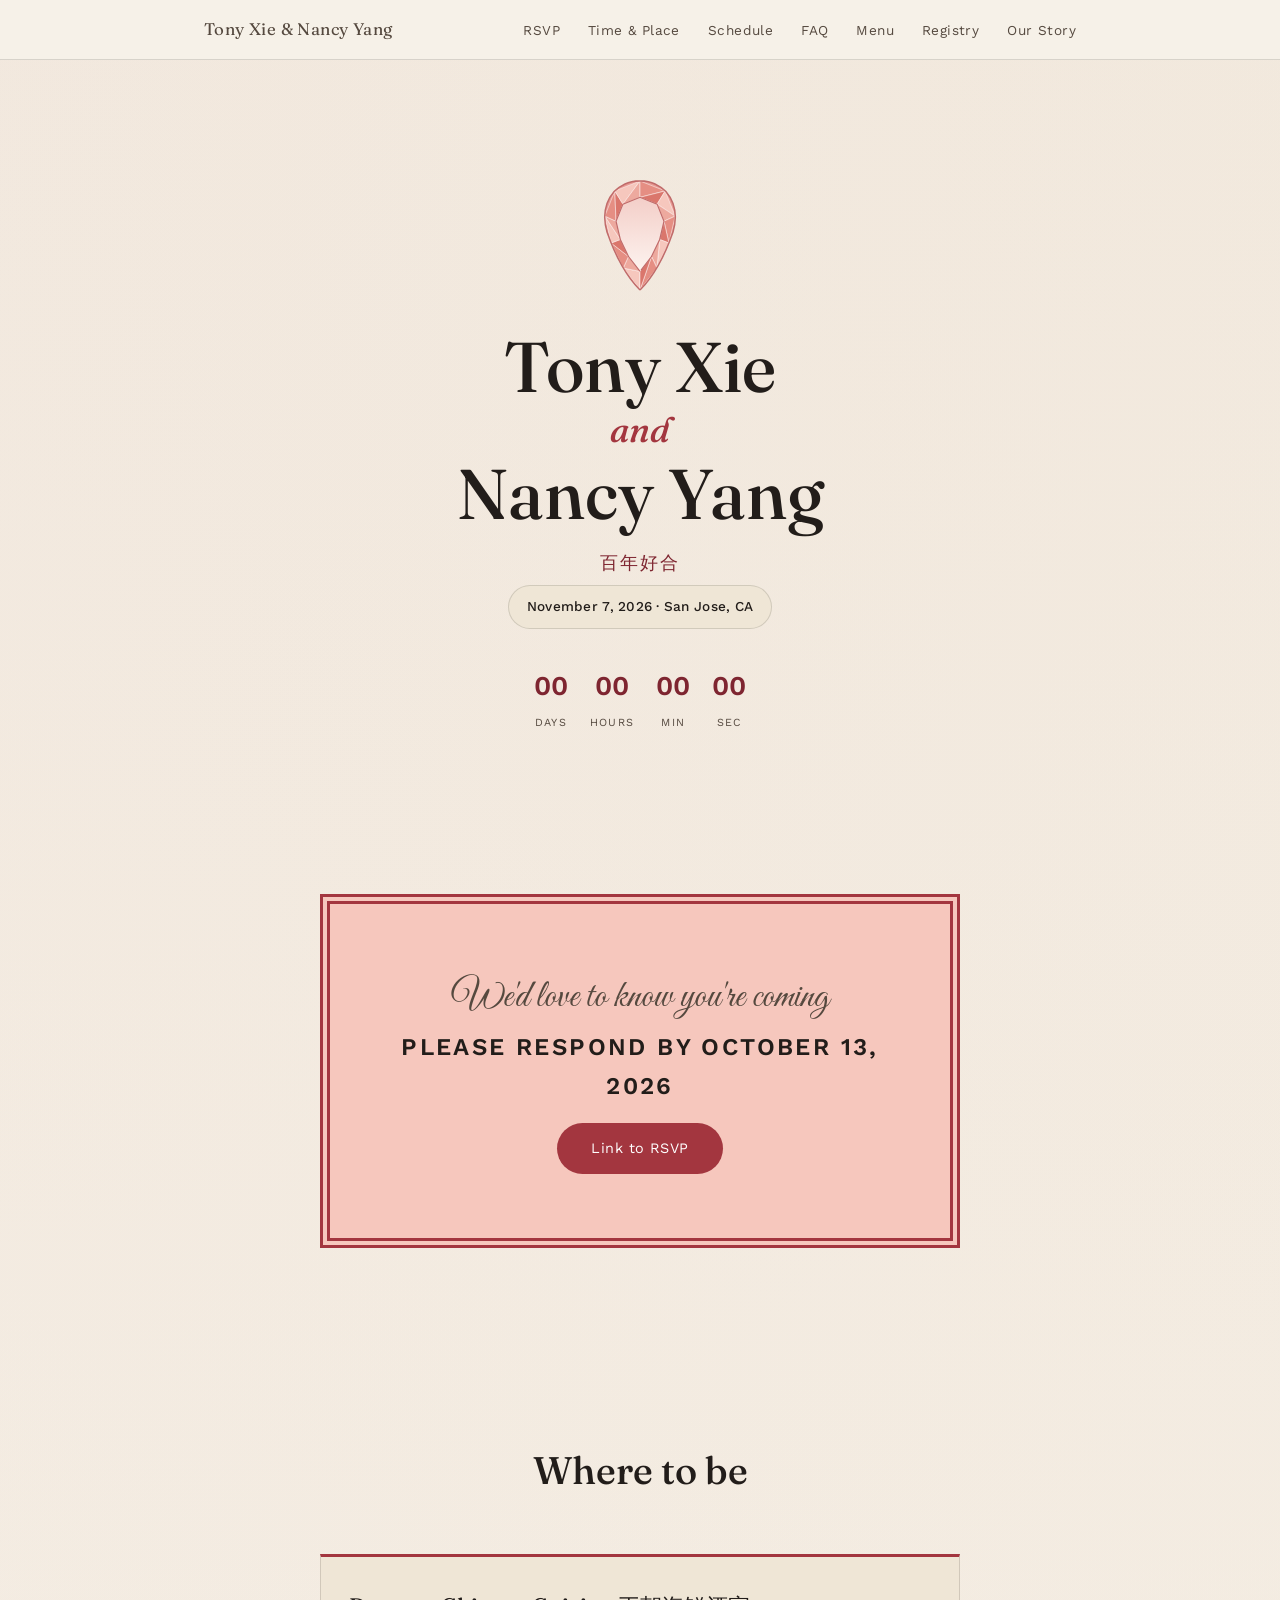
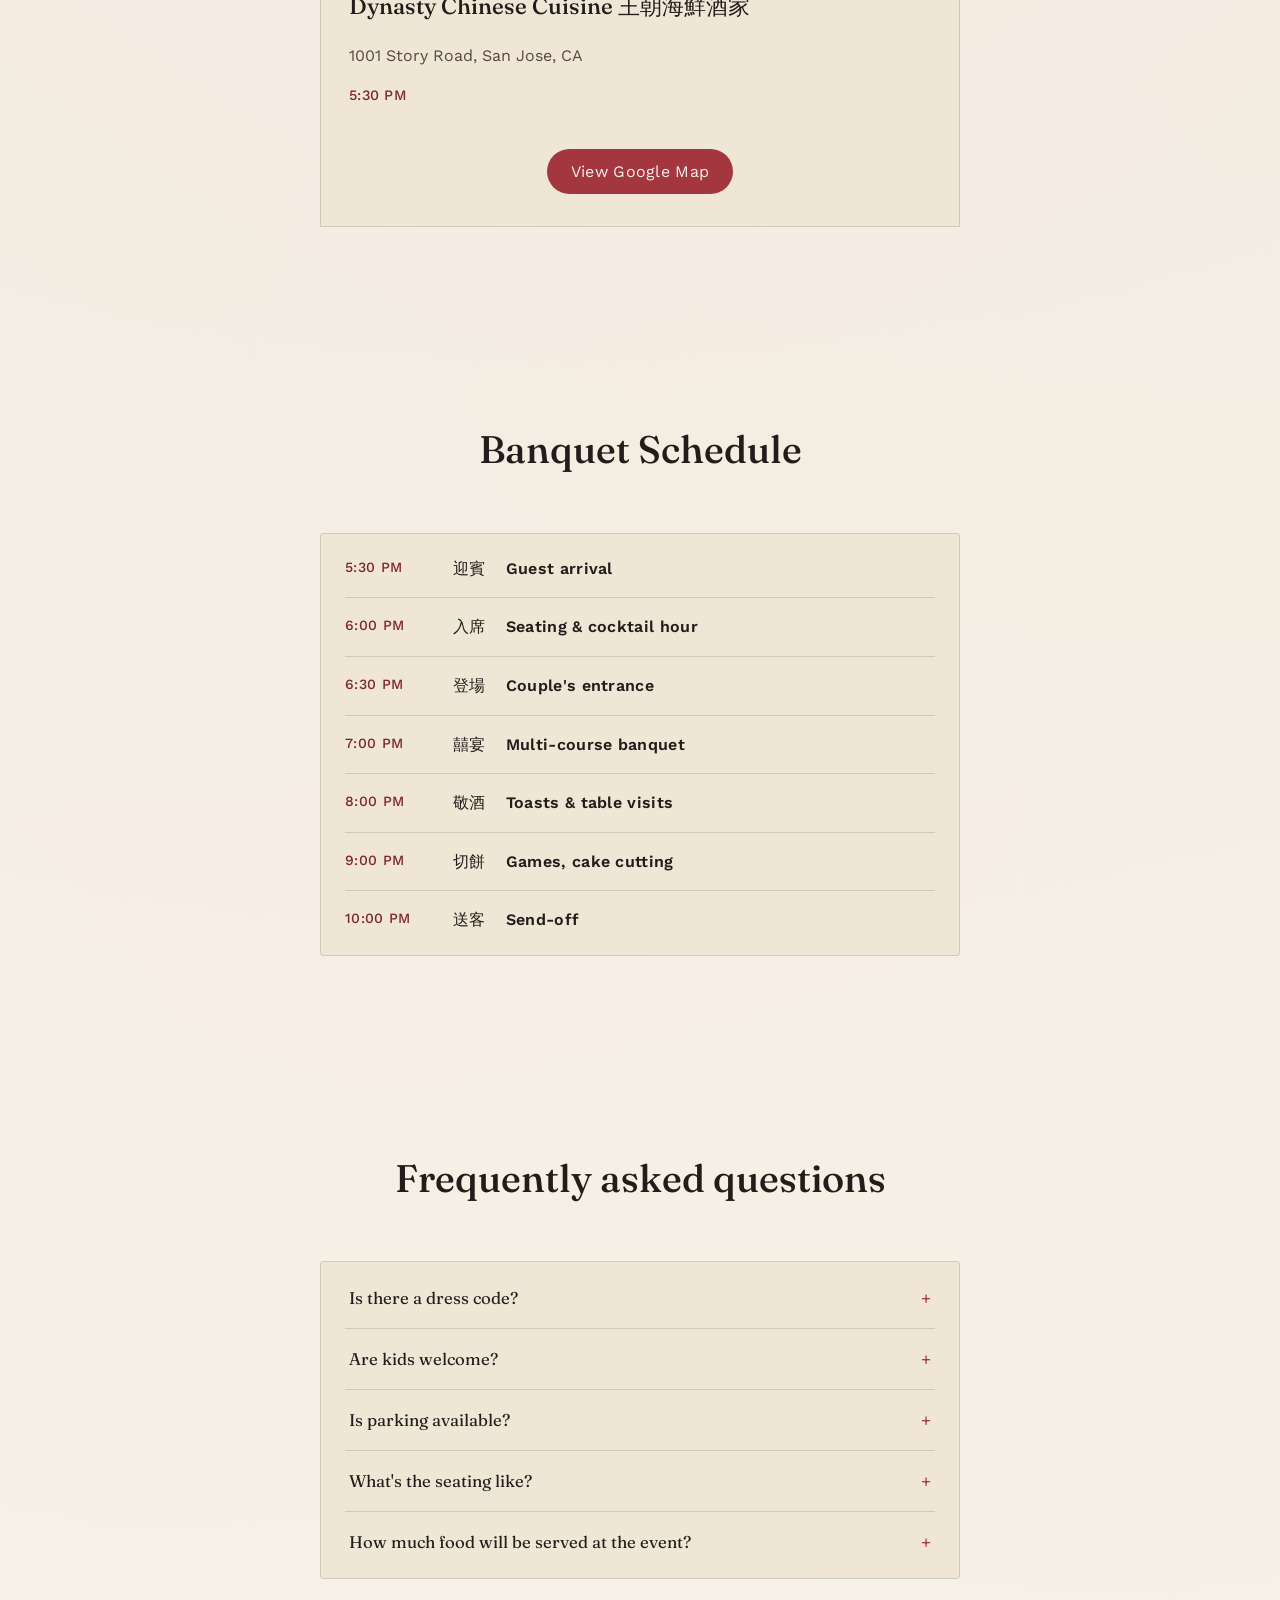
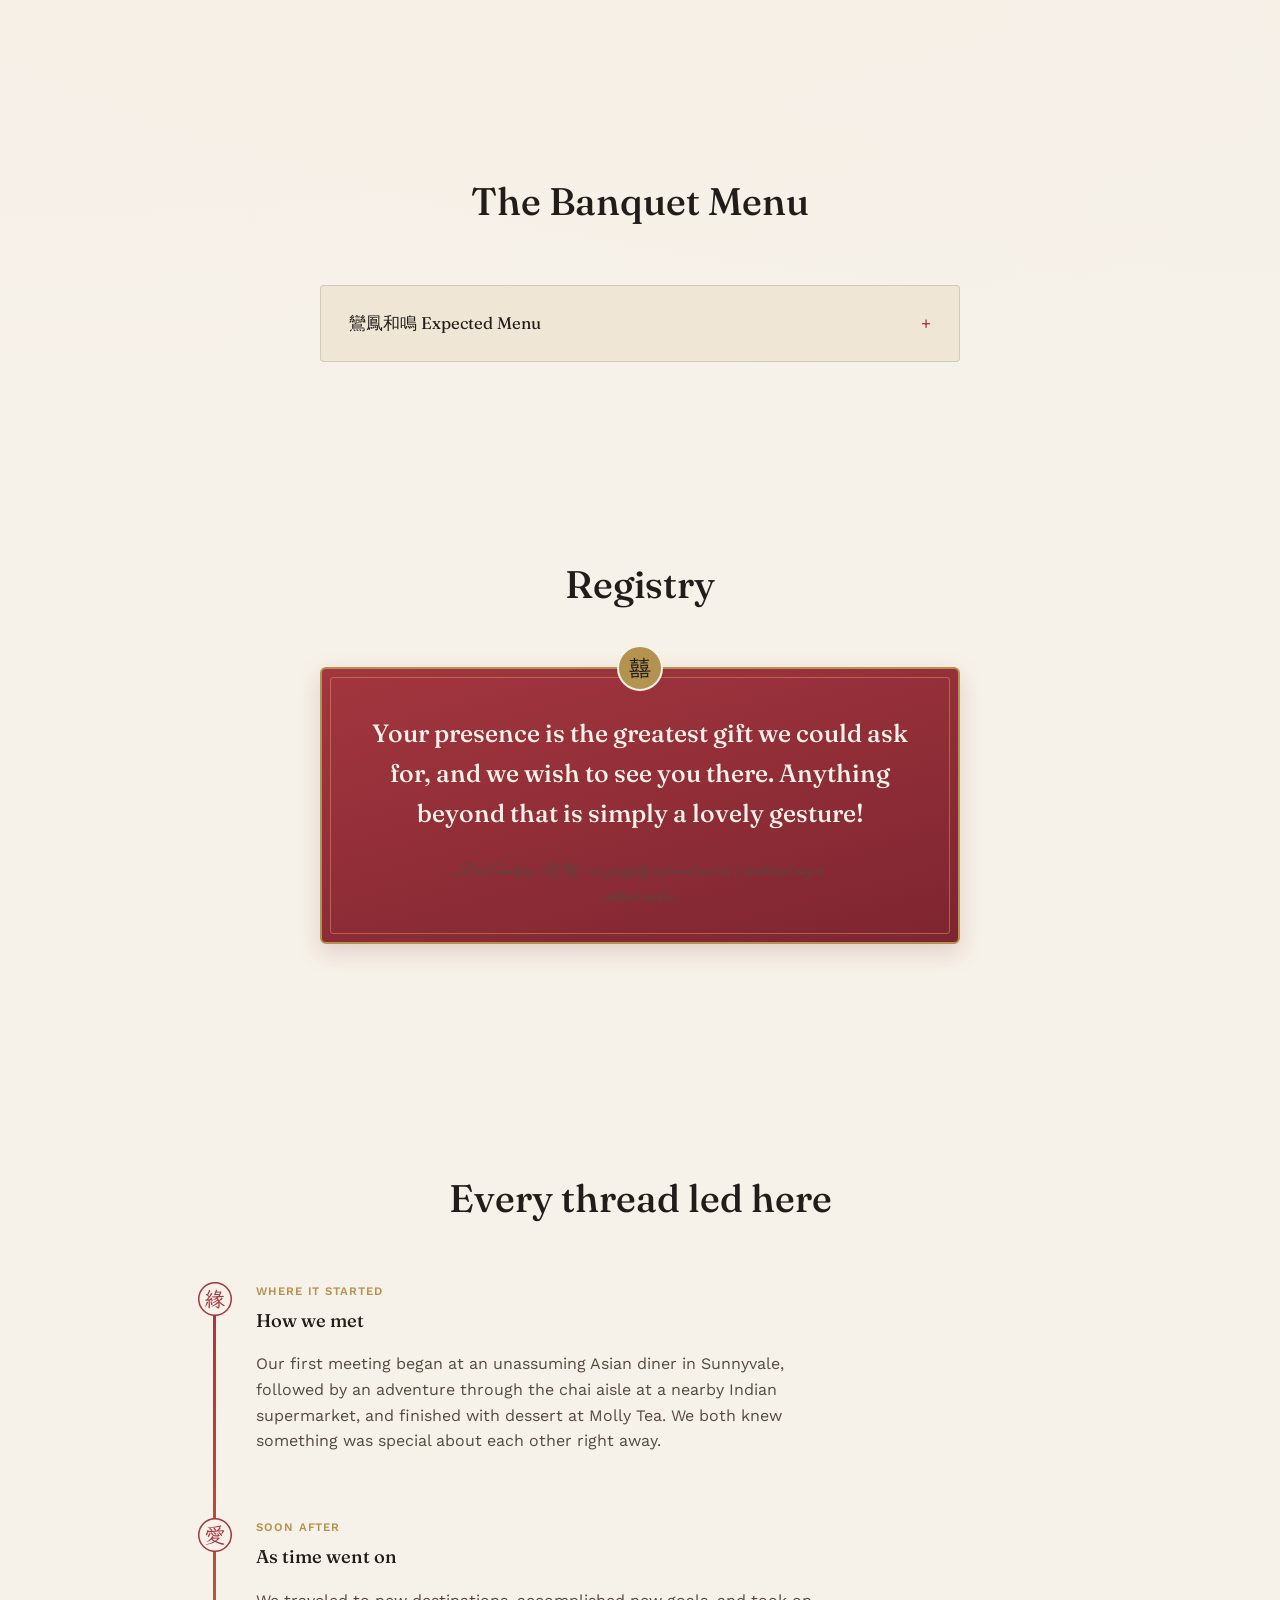
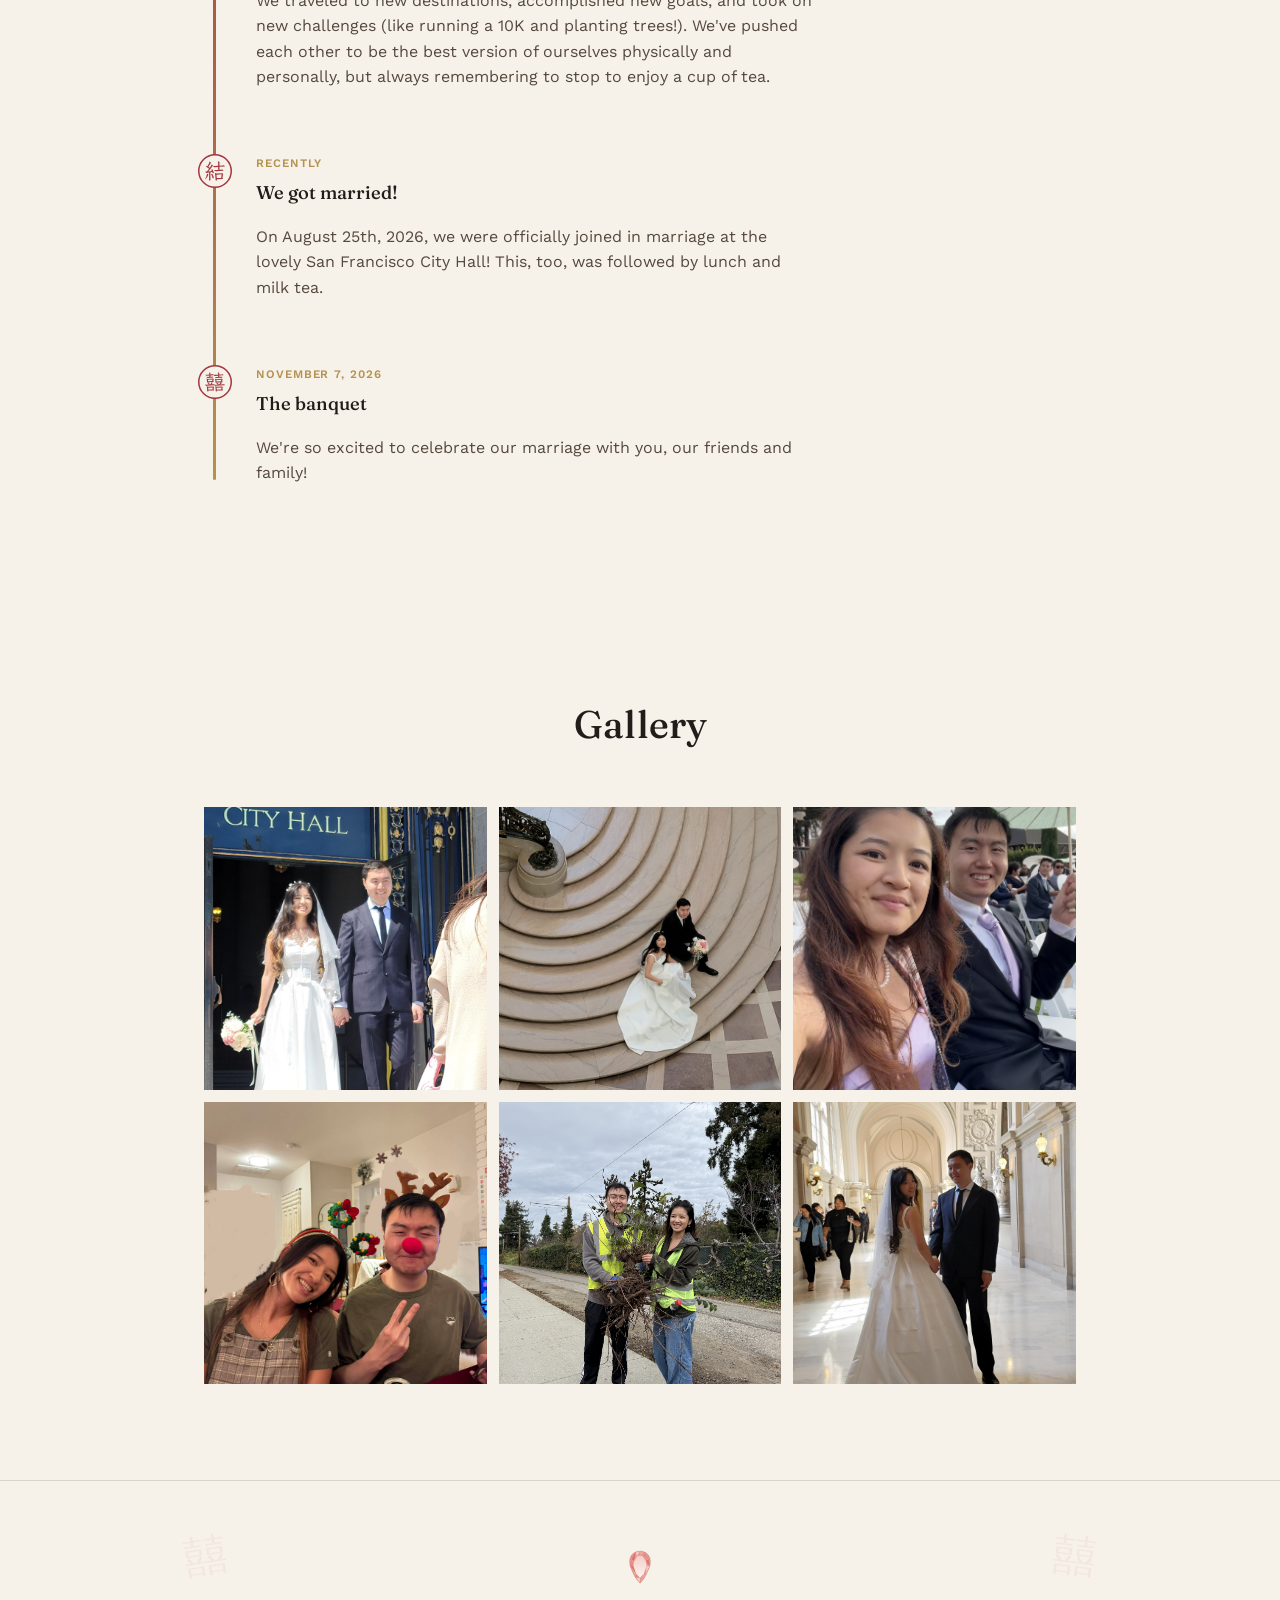
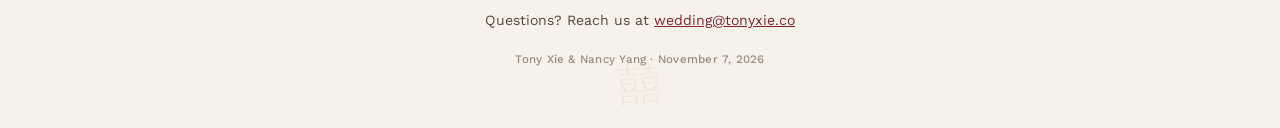
<file: index.html>
<!DOCTYPE html>
<html lang="en">
<head>
<meta charset="UTF-8">
<meta name="viewport" content="width=device-width, initial-scale=1.0">
<title>Wedding</title>
<meta id="metaDescription" name="description" content="Join us as we celebrate our wedding.">
<link rel="icon" type="image/svg+xml" href="favicon.svg">

<link rel="preconnect" href="https://fonts.googleapis.com">
<link rel="preconnect" href="https://fonts.gstatic.com" crossorigin>
<link href="https://fonts.googleapis.com/css2?family=Fraunces:ital,opsz,wght@0,9..144,400;0,9..144,500;0,9..144,600;1,9..144,500&family=Work+Sans:wght@400;500;600&display=swap" rel="stylesheet">
<link href="https://fonts.googleapis.com/css2?family=Great+Vibes&display=swap" rel="stylesheet">

<link rel="stylesheet" href="styles.css">
</head>
<body>

<nav class="site-nav">
  <div class="site-nav-inner">
    <a href="#"><span class="brand" id="navBrand">Loading…</span></a>
    <button class="nav-toggle" id="navToggle" aria-expanded="false" aria-controls="navList">MENU</button>
    <ul id="navList">
      <li><a href="#rsvp">RSVP</a></li>
      <li><a href="#details">Time & Place</a></li>
      <li><a href="#schedule">Schedule</a></li>
      <li><a href="#faq">FAQ</a></li>
      <li><a href="#menu">Menu</a></li>
      <li><a href="#registry">Registry</a></li>
      <li><a href="#story">Our Story</a></li>
    </ul>
  </div>
</nav>

<header class="hero">
  <div class="xi-field" id="xiField" aria-hidden="true"></div>

  <div class="knot-wrap" aria-hidden="true">
    <svg viewBox="0 0 150 150" xmlns="http://www.w3.org/2000/svg">
      <defs>
        <clipPath id="gemClip">
          <path d="M75 20 C 90 35, 100 55, 108 78 C 114 98, 108 118, 90 126 C 82 130, 68 130, 60 126 C 42 118, 36 98, 42 78 C 50 55, 60 35, 75 20 Z"/>
        </clipPath>
        <linearGradient id="tableGrad" x1="0" y1="0" x2="0" y2="1">
          <stop offset="0%" stop-color="#fdf3ef"/>
          <stop offset="100%" stop-color="#f3cec8"/>
        </linearGradient>
      </defs>

      <g clip-path="url(#gemClip)">
        <rect class="gem-table-bg" x="30" y="18" width="90" height="115" fill="#e79992"/>
        <polygon class="facet-tri" points="75.0,20.0 75.0,38.6 91.8,42.0" fill="#f6c7bd" stroke-dasharray="63.5" stroke-dashoffset="63.5" style="--tri-delay:0.30s"/>
        <polygon class="facet-tri" points="91.8,42.0 75.0,38.6 86.5,53.5" fill="#eda99e" stroke-dasharray="48.8" stroke-dashoffset="48.8" style="--tri-delay:0.36s"/>
        <polygon class="facet-tri" points="91.8,42.0 86.5,53.5 103.9,67.0" fill="#e58e83" stroke-dasharray="62.6" stroke-dashoffset="62.6" style="--tri-delay:0.42s"/>
        <polygon class="facet-tri" points="103.9,67.0 86.5,53.5 94.7,70.5" fill="#da766c" stroke-dasharray="50.9" stroke-dashoffset="50.9" style="--tri-delay:0.47s"/>
        <polygon class="facet-tri" points="103.9,67.0 94.7,70.5 110.2,93.9" fill="#f6c7bd" stroke-dasharray="65.5" stroke-dashoffset="65.5" style="--tri-delay:0.53s"/>
        <polygon class="facet-tri" points="110.2,93.9 94.7,70.5 99.0,88.8" fill="#eda99e" stroke-dasharray="59.2" stroke-dashoffset="59.2" style="--tri-delay:0.59s"/>
        <polygon class="facet-tri" points="110.2,93.9 99.0,88.8 100.2,119.1" fill="#e58e83" stroke-dasharray="69.8" stroke-dashoffset="69.8" style="--tri-delay:0.65s"/>
        <polygon class="facet-tri" points="100.2,119.1 99.0,88.8 92.1,105.9" fill="#da766c" stroke-dasharray="64.2" stroke-dashoffset="64.2" style="--tri-delay:0.71s"/>
        <polygon class="facet-tri" points="100.2,119.1 92.1,105.9 75.0,129.0" fill="#f6c7bd" stroke-dasharray="71.2" stroke-dashoffset="71.2" style="--tri-delay:0.76s"/>
        <polygon class="facet-tri" points="75.0,129.0 92.1,105.9 75.0,112.7" fill="#eda99e" stroke-dasharray="63.4" stroke-dashoffset="63.4" style="--tri-delay:0.82s"/>
        <polygon class="facet-tri" points="75.0,129.0 75.0,112.7 49.8,119.1" fill="#e58e83" stroke-dasharray="69.3" stroke-dashoffset="69.3" style="--tri-delay:0.88s"/>
        <polygon class="facet-tri" points="49.8,119.1 75.0,112.7 57.9,105.9" fill="#da766c" stroke-dasharray="59.8" stroke-dashoffset="59.8" style="--tri-delay:0.94s"/>
        <polygon class="facet-tri" points="49.8,119.1 57.9,105.9 39.8,93.9" fill="#f6c7bd" stroke-dasharray="64.3" stroke-dashoffset="64.3" style="--tri-delay:0.99s"/>
        <polygon class="facet-tri" points="39.8,93.9 57.9,105.9 51.0,88.8" fill="#eda99e" stroke-dasharray="52.6" stroke-dashoffset="52.6" style="--tri-delay:1.05s"/>
        <polygon class="facet-tri" points="39.8,93.9 51.0,88.8 46.1,67.0" fill="#e58e83" stroke-dasharray="62.3" stroke-dashoffset="62.3" style="--tri-delay:1.11s"/>
        <polygon class="facet-tri" points="46.1,67.0 51.0,88.8 55.3,70.5" fill="#da766c" stroke-dasharray="51.0" stroke-dashoffset="51.0" style="--tri-delay:1.17s"/>
        <polygon class="facet-tri" points="46.1,67.0 55.3,70.5 58.1,42.0" fill="#f6c7bd" stroke-dasharray="66.3" stroke-dashoffset="66.3" style="--tri-delay:1.23s"/>
        <polygon class="facet-tri" points="58.1,42.0 55.3,70.5 63.5,53.5" fill="#eda99e" stroke-dasharray="60.3" stroke-dashoffset="60.3" style="--tri-delay:1.28s"/>
        <polygon class="facet-tri" points="58.1,42.0 63.5,53.5 75.0,20.0" fill="#e58e83" stroke-dasharray="75.9" stroke-dashoffset="75.9" style="--tri-delay:1.34s"/>
        <polygon class="facet-tri" points="75.0,20.0 63.5,53.5 75.0,38.6" fill="#da766c" stroke-dasharray="72.9" stroke-dashoffset="72.9" style="--tri-delay:1.40s"/>
        <polygon class="gem-table" points="75.0,38.6 86.5,53.5 94.7,70.5 99.0,88.8 92.1,105.9 75.0,112.7 57.9,105.9 51.0,88.8 55.3,70.5 63.5,53.5" fill="url(#tableGrad)"/>
      </g>

      <path class="gem-outline" d="M75 20 C 90 35, 100 55, 108 78 C 114 98, 108 118, 90 126 C 82 130, 68 130, 60 126 C 42 118, 36 98, 42 78 C 50 55, 60 35, 75 20 Z"/>
      <path class="facet-ridge" d="M75.0 38.6 L86.5 53.5 L94.7 70.5 L99.0 88.8 L92.1 105.9 L75.0 112.7 L57.9 105.9 L51.0 88.8 L55.3 70.5 L63.5 53.5 Z"/>
    </svg>
  </div>

  <h1><span id="heroNameOne">Partner One</span><span class="amp">and</span><span id="heroNameTwo">Partner Two</span></h1>
  <span class="zh-blessing">百年好合</span>

  <span class="date-chip mono" id="heroDateChip">Date · City</span>

  <div class="countdown" id="countdown" aria-live="polite">
    <div><span class="num" id="cd-days">00</span><span class="lbl">Days</span></div>
    <div><span class="num" id="cd-hours">00</span><span class="lbl">Hours</span></div>
    <div><span class="num" id="cd-min">00</span><span class="lbl">Min</span></div>
    <div><span class="num" id="cd-sec">00</span><span class="lbl">Sec</span></div>
  </div>
</header>

<section id="rsvp">
  <div class="rsvp-box">
    <h2 class="cursive">We'd love to know you're coming</h2>
    <span class="deadline" id="rsvpDeadline">Please respond soon</span>
    <!-- <p>Let us know if you'll be joining us so we can finalize the seating count.</p> -->
    <a class="btn" id="rsvpButton" href="https://forms.gle/tYVZYcoCvAhyVro4A" target="_blank" rel="noopener">Link to RSVP</a>
  </div>
</section>

<section id="details">
  <div class="section-head">
    <h2>Where to be</h2>
  </div>
  <div class="details-grid details-grid-single">
    <div class="detail-card">
      <h3 id="banquetVenue">Venue Name</h3>
      <address id="banquetAddress">Address</address>
      <span class="time mono" id="banquetTime">Time</span><br>
      <a class="map-btn" id="banquetMapLink" href="#" target="_blank" rel="noopener">View Google Map</a>
    </div>
  </div>
</section>

<section id="schedule">
  <div class="section-head">
    <h2>Banquet Schedule</h2>
  </div>
  <div class="schedule-card">
    <ul class="schedule-list mono">
      <li><span class="time">5:30 PM</span><span class="chinese-sch">迎賓</span><span class="what"><strong> Guest arrival</strong></span></li>
      <li><span class="time">6:00 PM</span><span class="chinese-sch">入席</span><span class="what"><strong> Seating &amp; cocktail hour</strong> </span></li>
      <li><span class="time">6:30 PM</span><span class="chinese-sch">登場</span><span class="what"><strong> Couple's entrance</strong></span></li>
      <li><span class="time">7:00 PM</span><span class="chinese-sch">囍宴</span><span class="what"><strong> Multi-course banquet</strong></span></li>
      <li><span class="time">8:00 PM</span><span class="chinese-sch">敬酒</span><span class="what"><strong> Toasts &amp; table visits</strong> </span></li>
      <li><span class="time">9:00 PM</span><span class="chinese-sch">切餅</span><span class="what"><strong> Games, cake cutting</strong></span></li>
      <li><span class="time">10:00 PM</span><span class="chinese-sch">送客</span><span class="what"><strong> Send-off</strong> </span></li>
    </ul>
  </div>
</section>

<section id="faq">
  <div class="section-head">
    <h2>Frequently asked questions</h2>
  </div>
  <div class="accordion" id="faqAccordion"></div>
</section>

<section id="menu">
  <div class="section-head">
    <h2>The Banquet Menu</h2>
  </div>
  <div class="accordion">
    <div class="accordion-item">
      <button class="accordion-trigger" aria-expanded="false">鸞鳳和鳴 Expected Menu <span class="plus">+</span></button>
      <div class="accordion-panel">
        <ul class="menu-list" id="menuList"></ul>
      </div>
    </div>
  </div>
</section>

<section id="registry">
  <div class="section-head">
    <h2>Registry</h2>
  </div>
  <div class="envelope-card">
    <div class="envelope-seal"><img src="images/char-xi-seal.svg" alt="囍"></div>
    <div class="white-bold-message">Your presence is the greatest gift we could ask for, and we wish to see you there. Anything beyond that is simply a lovely gesture!</div>
    <br>
    <div class="dark-italic-message cursive"><a href="https://venmo.com/code?user_id=2085352307163136148&created=1788925718">Red Envelopes (红包) are gratefully welcomed and are a traditional way to celebrate with us.</a></div>
  </div>
</section>

<section id="story">
  <div class="section-head">
    <h2>Every thread led here</h2>
  </div>
  <div class="timeline" id="timeline">
    <div class="timeline-item">
      <span class="knot-mark"><img src="images/node-yuan.svg" alt="緣"></span>
      <span class="when">Where it started</span>
      <h3>How we met</h3>
      <p>Our first meeting began at an unassuming Asian diner in Sunnyvale, followed by an adventure through the chai aisle at a nearby Indian supermarket, and finished with dessert at Molly Tea. We both knew something was special about each other right away.</p>
    </div>
    <div class="timeline-item">
      <span class="knot-mark"><img src="images/node-ai.svg" alt="愛"></span>
      <span class="when">Soon after</span>
      <h3>As time went on</h3>
      <p>We traveled to new destinations, accomplished new goals, and took on new challenges (like running a 10K and planting trees!). We've pushed each other to be the best version of ourselves physically and personally, but always remembering to stop to enjoy a cup of tea.</p>
    </div>
    <div class="timeline-item">
      <span class="knot-mark"><img src="images/node-jie.svg" alt="結"></span>
      <span class="when">Recently</span>
      <h3>We got married!</h3>
      <p>On August 25th, 2026, we were officially joined in marriage at the lovely San Francisco City Hall! This, too, was followed by lunch and milk tea.</p>
    </div>
    <div class="timeline-item">
      <span class="knot-mark"><img src="images/node-xi.svg" alt="囍"></span>
      <span class="when" id="storyWeddingDate">Date</span>
      <h3>The banquet</h3>
      <p>We're so excited to celebrate our marriage with you, our friends and family!</p>
    </div>
  </div>
</section>

<section id="gallery">
  <div class="section-head">
    <h2>Gallery</h2>
  </div>
  <div class="gallery-grid">
    <img src="images/image-1.jpg" alt="" class="gallery-photo">
    <img src="images/image-2.jpg" alt="" class="gallery-photo">
    <img src="images/image-3.jpg" alt="" class="gallery-photo">
    <img src="images/image-4.jpg" alt="" class="gallery-photo">
    <img src="images/image-5.jpg" alt="" class="gallery-photo">
    <img src="images/image-6.jpg" alt="" class="gallery-photo">
  </div>
</section>

<footer>
  <div class="xi-field" id="xiFieldFooter" aria-hidden="true"></div>
  <div class="knot-small" aria-hidden="true">
    <svg viewBox="0 0 150 150" xmlns="http://www.w3.org/2000/svg" width="44" height="44">
      <defs>
        <clipPath id="gemClipFooter">
          <path d="M75 20 C 90 35, 100 55, 108 78 C 114 98, 108 118, 90 126 C 82 130, 68 130, 60 126 C 42 118, 36 98, 42 78 C 50 55, 60 35, 75 20 Z"/>
        </clipPath>
        <linearGradient id="tableGradFooter" x1="0" y1="0" x2="0" y2="1">
          <stop offset="0%" stop-color="#fdf3ef"/>
          <stop offset="100%" stop-color="#f3cec8"/>
        </linearGradient>
      </defs>
      <g clip-path="url(#gemClipFooter)">
        <rect x="30" y="18" width="90" height="115" fill="#e79992"/>
        <polygon points="75.0,20.0 75.0,38.6 94.0,40.0" fill="#f6c7bd"/>
        <polygon points="94.0,40.0 75.0,38.6 87.9,52.2" fill="#e58e83"/>
        <polygon points="94.0,40.0 87.9,52.2 108.0,78.0" fill="#eda99e"/>
        <polygon points="108.0,78.0 87.9,52.2 97.4,78.0" fill="#da766c"/>
        <polygon points="108.0,78.0 97.4,78.0 104.0,102.0" fill="#e58e83"/>
        <polygon points="104.0,102.0 94.7,94.3 90.0,126.0" fill="#da766c"/>
        <polygon points="90.0,126.0 85.2,110.6 75.0,130.0" fill="#f6c7bd"/>
        <polygon points="75.0,130.0 75.0,113.4 60.0,126.0" fill="#eda99e"/>
        <polygon points="60.0,126.0 64.8,110.6 46.0,102.0" fill="#e58e83"/>
        <polygon points="46.0,102.0 55.3,94.3 42.0,78.0" fill="#da766c"/>
        <polygon points="42.0,78.0 52.6,78.0 56.0,40.0" fill="#f6c7bd"/>
        <polygon points="56.0,40.0 62.1,52.2 75.0,20.0" fill="#eda99e"/>
        <polygon points="75.0,38.6 87.9,52.2 97.4,78.0 94.7,94.3 85.2,110.6 75.0,113.4 64.8,110.6 55.3,94.3 52.6,78.0 62.1,52.2" fill="url(#tableGradFooter)"/>
      </g>
      <path d="M75 20 C 90 35, 100 55, 108 78 C 114 98, 108 118, 90 126 C 82 130, 68 130, 60 126 C 42 118, 36 98, 42 78 C 50 55, 60 35, 75 20 Z" fill="none" stroke="#c06b6a" stroke-width="1.5"/>
    </svg>
  </div>
  <p>Questions? Reach us at <a id="footerEmail" href="#">email</a></p>
  <p class="mono" id="footerSummary" style="margin-top:18px; font-size:0.72rem; opacity:0.6;">Names · Date</p>
</footer>

<!--
  The four scripts below hold this site's content and logic:
  - config.js  — your names, date, venue, RSVP, and registry details
  - menu.js    — the banquet course list
  - faq.js     — the FAQ questions and answers
  - site.js    — the code that renders the above and makes the page interactive
  Keep all four next to index.html. You can safely replace index.html itself
  (a redesign, a template update, etc.) without losing your data, as long as
  you keep config.js, menu.js, and faq.js.
-->
<script src="config.js"></script>
<script src="menu.js"></script>
<script src="faq.js"></script>
<script src="site.js"></script>

</body>
</html>
</file>
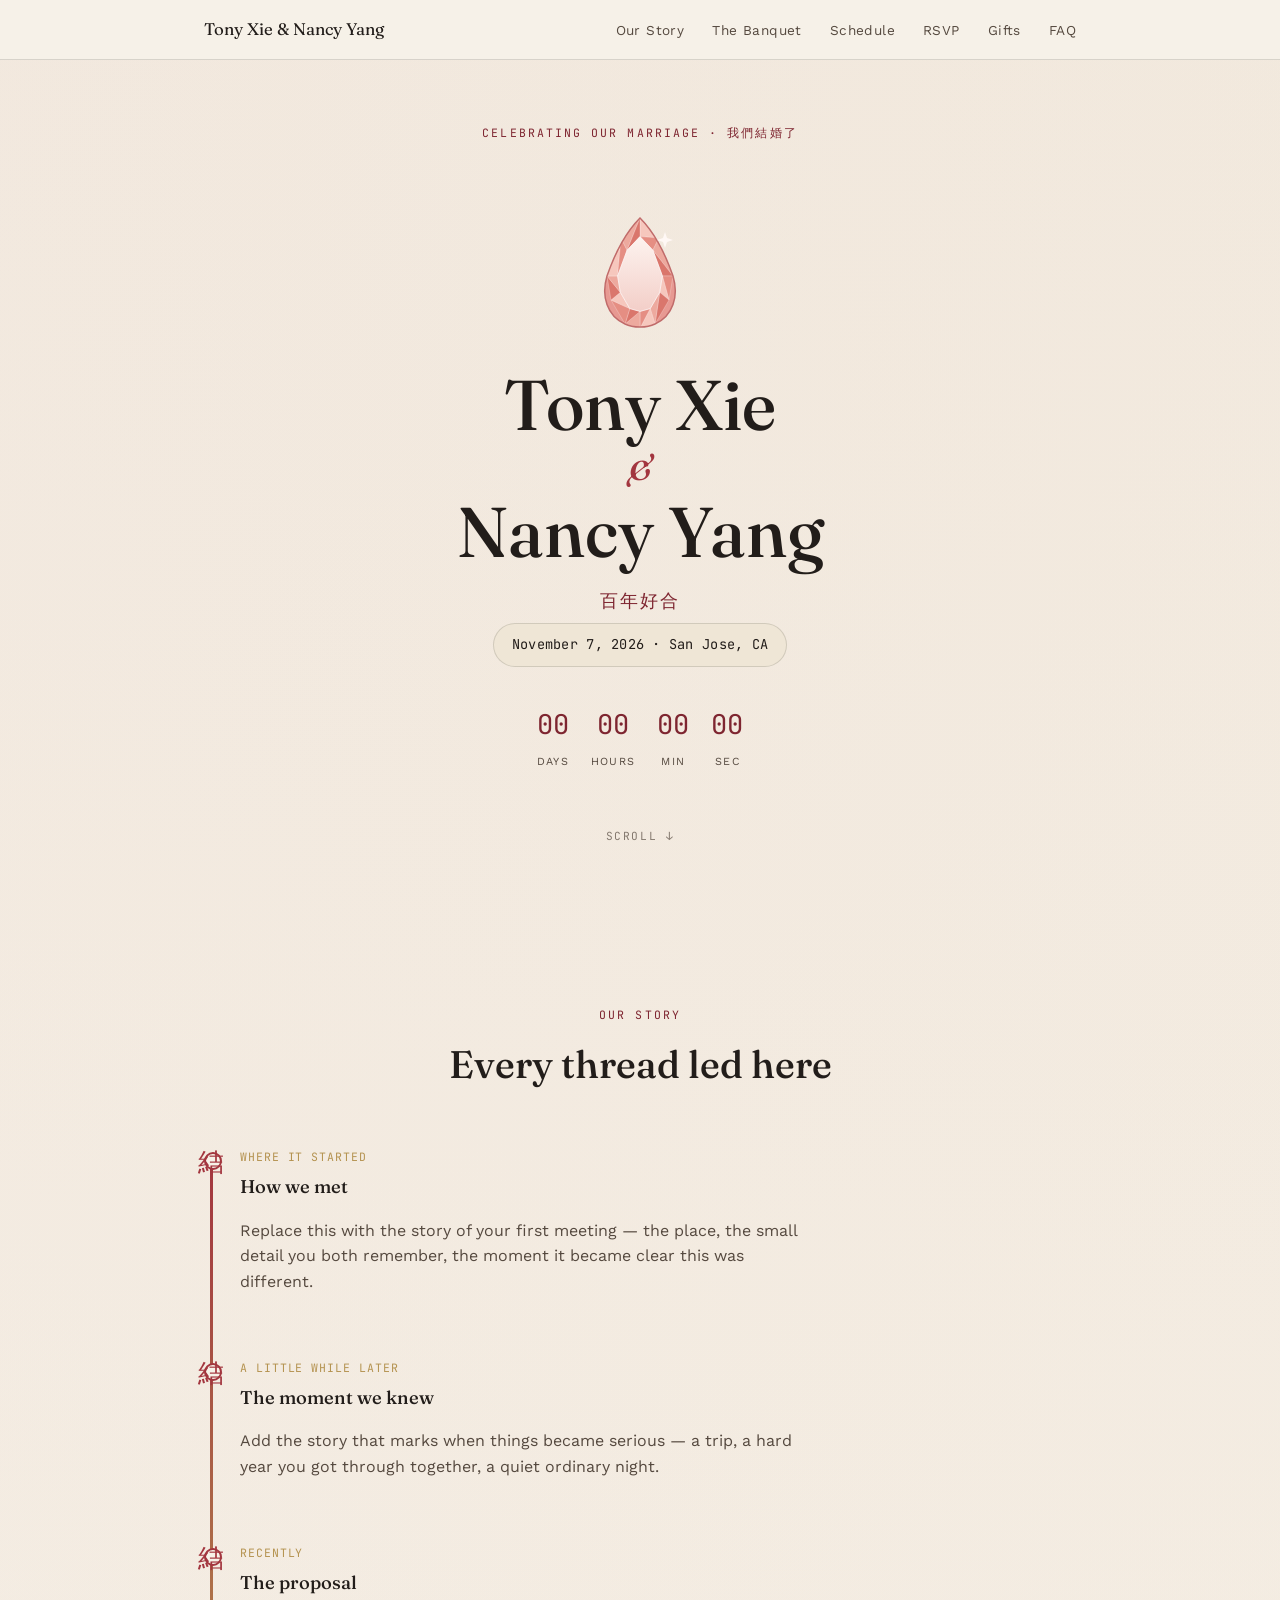
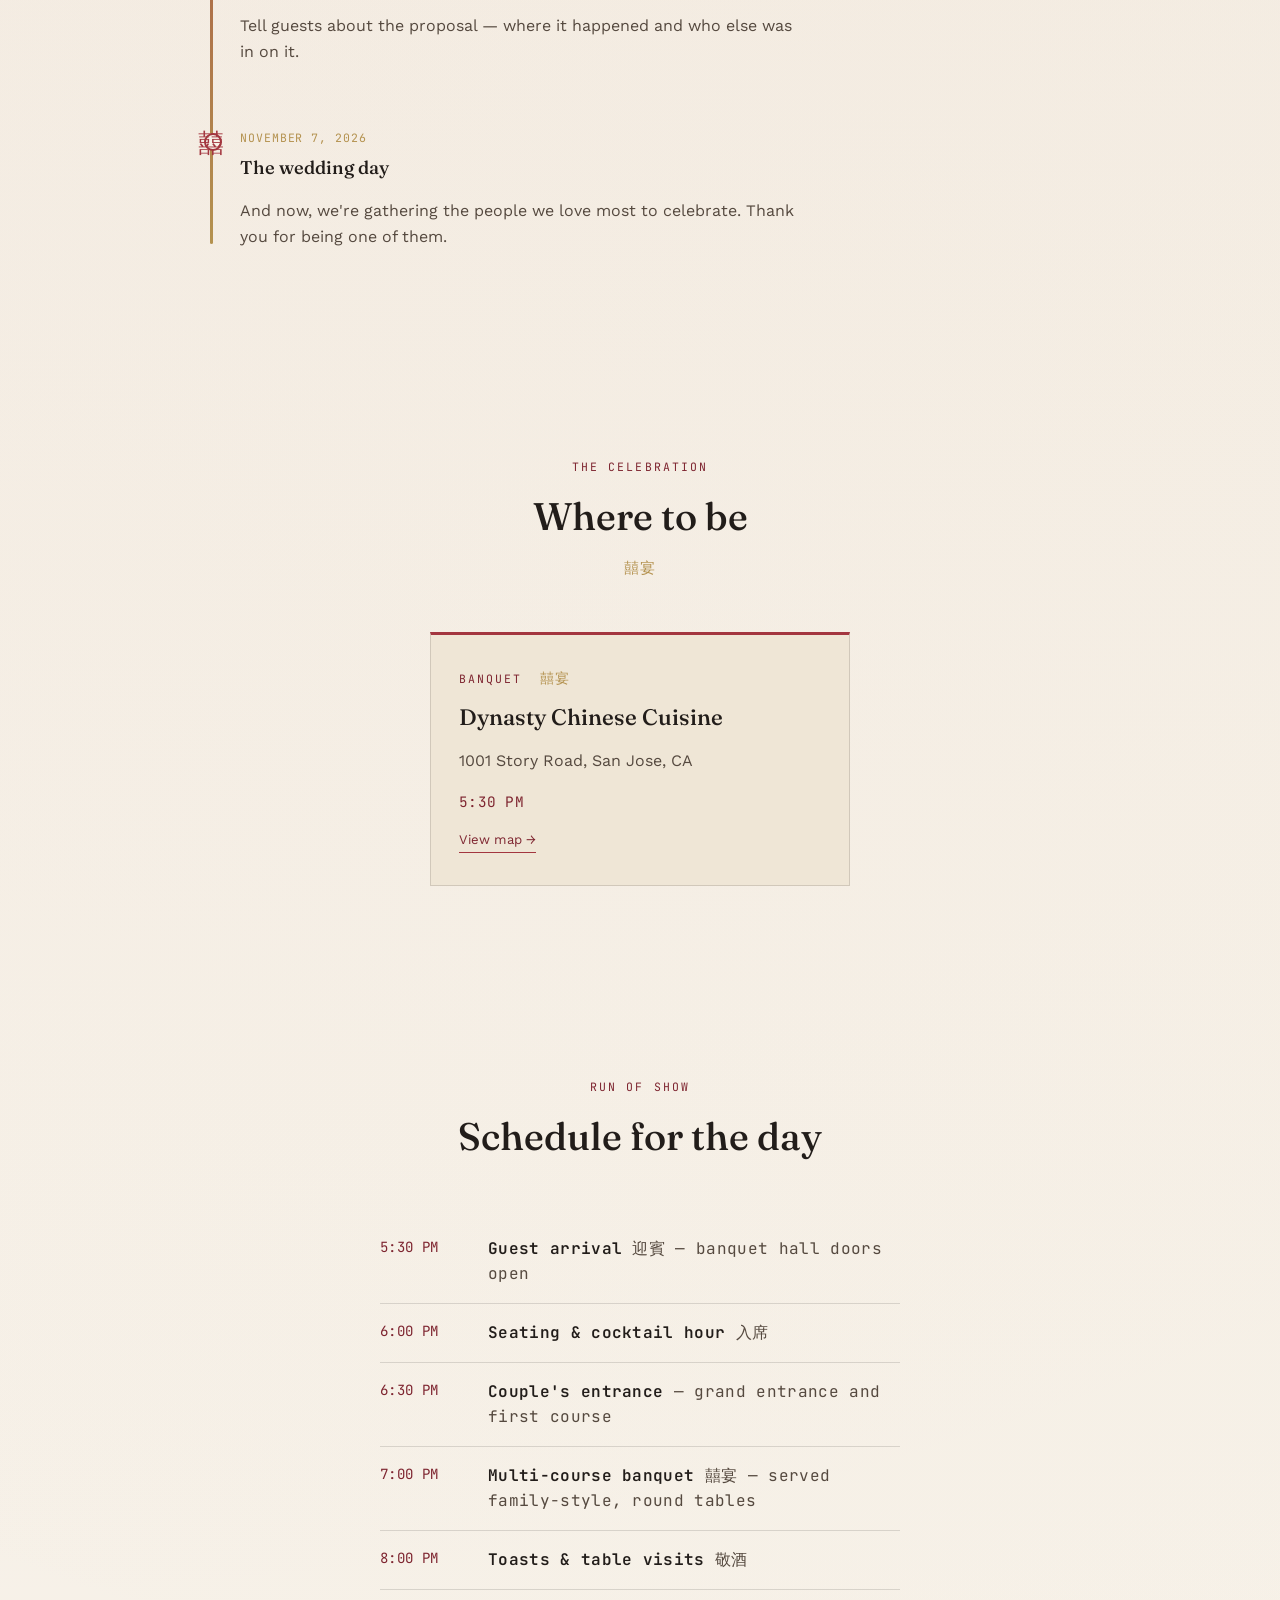
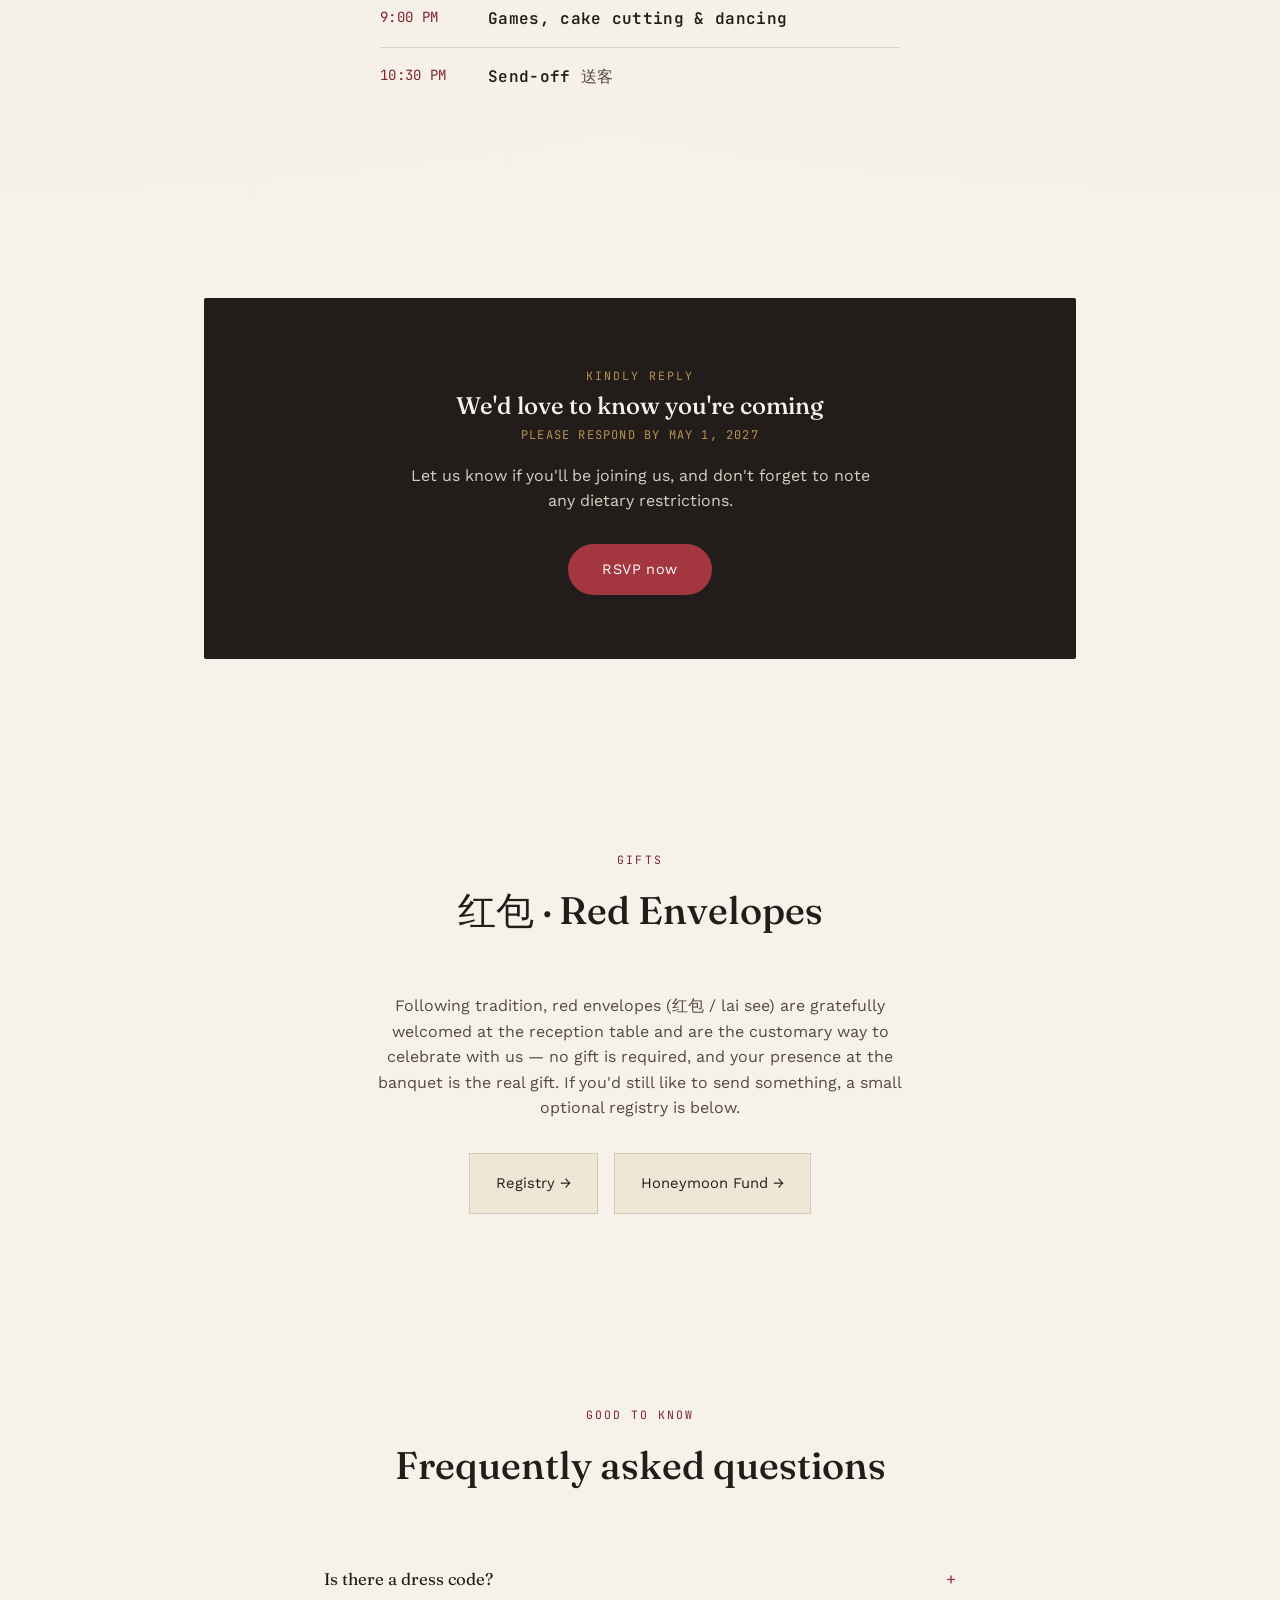
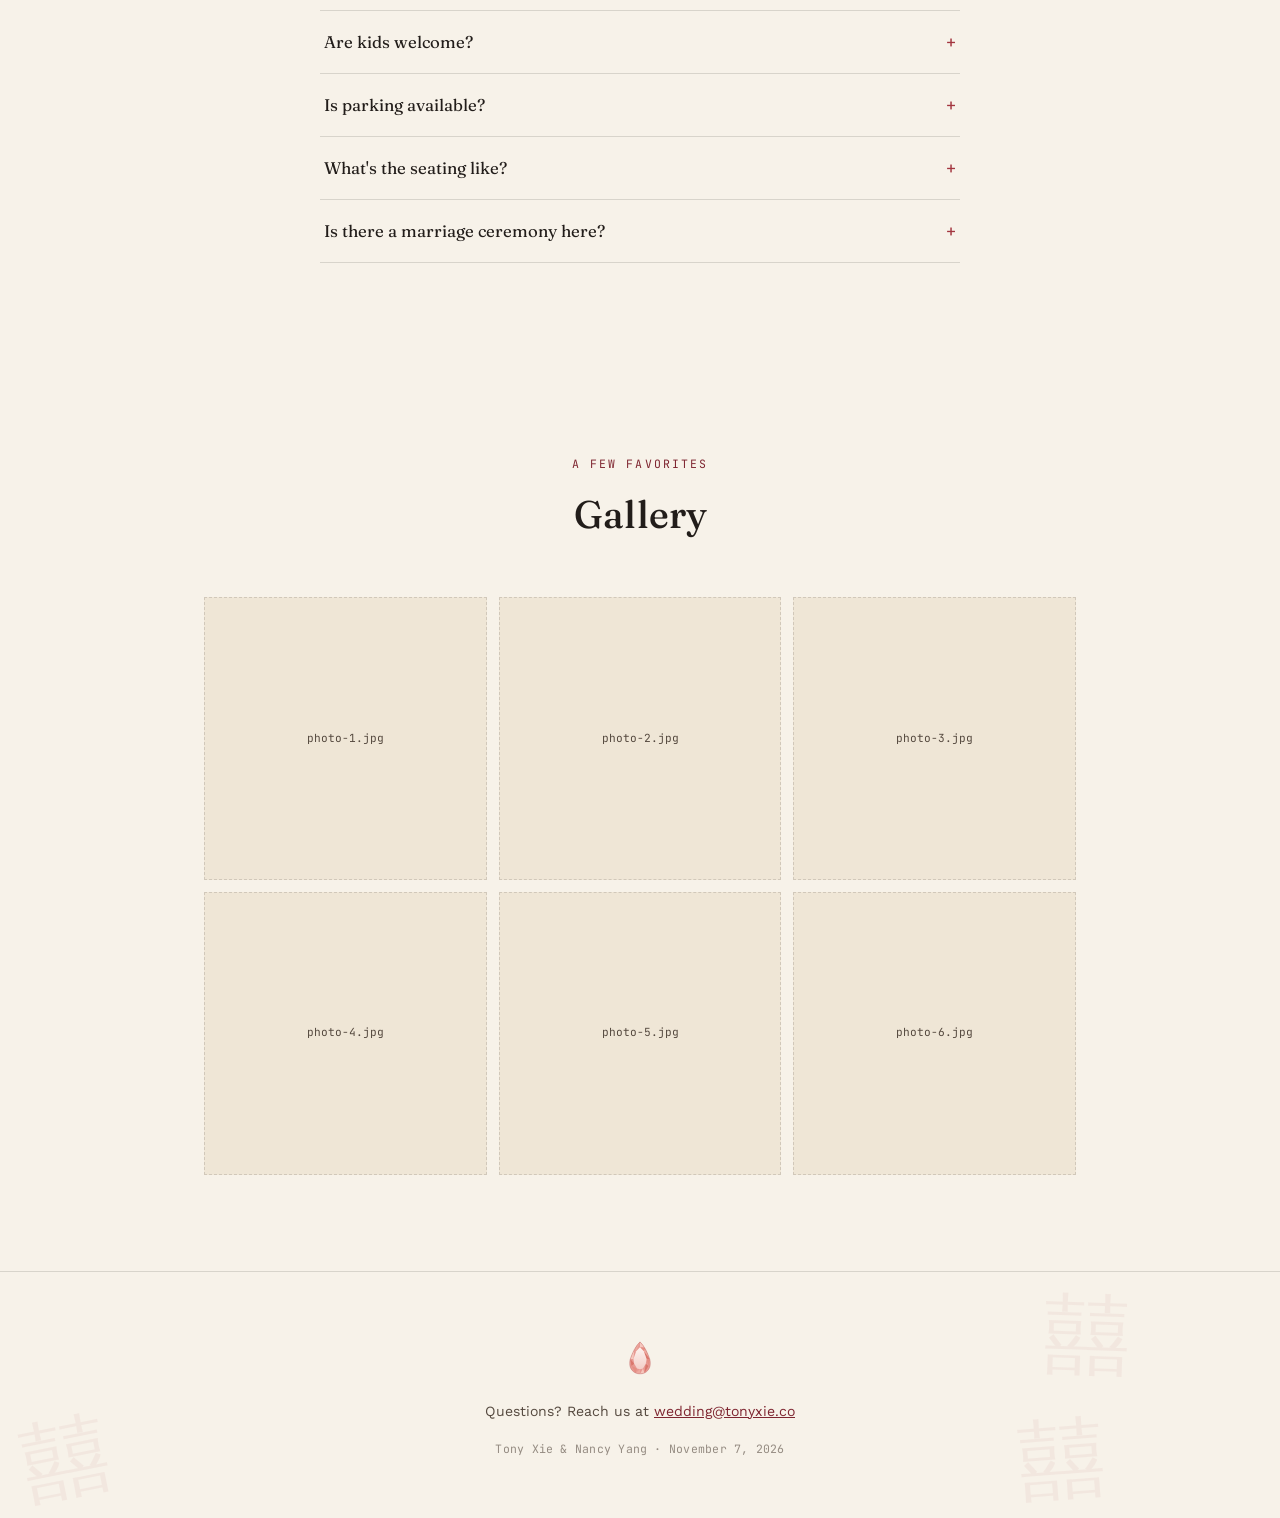
<file: index-1.html>
<!DOCTYPE html>
<!--
  CHINESE BANQUET WEDDING SITE TEMPLATE — customization guide
  =============================================
  Everything you need to change lives in ONE place: the `CONFIG` object
  near the top of the <script> tag at the bottom of this file. Open it,
  fill in your names, date, venues, and links, and the whole page —
  title, meta description, hero, story, details, RSVP, registry, and
  footer — updates itself automatically. You shouldn't need to touch
  any other HTML in this file to customize the content.

  Chinese text throughout (囍, 百年好合, 敬茶, etc.) is decorative and
  traditional — swap or remove any of it directly in the HTML if it
  doesn't fit your family's customs, dialect, or preferred wording.
  Photos: drop files into an /images folder next to this one and swap the
  placeholder <div class="photo-placeholder"> blocks for <img> tags.
-->
<html lang="en">
<head>
<meta charset="UTF-8">
<meta name="viewport" content="width=device-width, initial-scale=1.0">
<title>Wedding</title>
<meta id="metaDescription" name="description" content="Join us as we celebrate our wedding.">
<link rel="icon" type="image/svg+xml" href="favicon.svg">

<link rel="preconnect" href="https://fonts.googleapis.com">
<link rel="preconnect" href="https://fonts.gstatic.com" crossorigin>
<link href="https://fonts.googleapis.com/css2?family=Fraunces:ital,opsz,wght@0,9..144,400;0,9..144,500;0,9..144,600;1,9..144,500&family=Work+Sans:wght@400;500;600&family=JetBrains+Mono:wght@400;500&display=swap" rel="stylesheet">

<style>
  :root{
    --paper: #f7f2e9;
    --paper-deep: #efe6d6;
    --ink: #221d1a;
    --ink-soft: #55493f;
    --cinnabar: #a3363f;
    --cinnabar-deep: #7e2530;
    --gold: #b4924f;
    --jade: #4f6f64;
    --line: rgba(34,29,26,0.14);
    --radius: 2px;
    --max-w: 920px;
    --thread-w: 3px;
    --rose-gold: #b8825f;
    --rose-gold-deep: #8f6045;
    --stone-edge: #c06b6a;
  }

  *{box-sizing:border-box;}
  html{scroll-behavior:smooth;}
  @media (prefers-reduced-motion: reduce){
    html{scroll-behavior:auto;}
    *{animation-duration:0.001ms !important; animation-iteration-count:1 !important; transition-duration:0.001ms !important;}
  }

  body{
    margin:0;
    background-color:var(--paper);
    background-image:
      radial-gradient(circle at 0 0, rgba(163,54,63,0.035) 0%, transparent 60%),
      radial-gradient(circle at 100% 0, rgba(180,146,79,0.05) 0%, transparent 55%);
    color:var(--ink);
    font-family:'Work Sans', sans-serif;
    font-size:16px;
    line-height:1.6;
    -webkit-font-smoothing:antialiased;
  }

  /* faint repeating 囍 watermark, used behind the hero and footer only */
  .xi-field{
    position:absolute;
    inset:0;
    z-index:0;
    overflow:hidden;
    pointer-events:none;
  }
  .xi-field span{
    position:absolute;
    font-family:'Fraunces', serif;
    color:var(--cinnabar);
    opacity:0.05;
    font-size:5.5rem;
  }
  .hero, footer{position:relative; overflow:hidden;}
  .hero > *, footer > *{position:relative; z-index:1;}

  h1,h2,h3{
    font-family:'Fraunces', serif;
    font-weight:500;
    margin:0;
    color:var(--ink);
  }

  a{color:var(--cinnabar-deep);}
  a:focus-visible, button:focus-visible, .accordion-trigger:focus-visible{
    outline:2px solid var(--cinnabar);
    outline-offset:3px;
  }

  .mono{font-family:'JetBrains Mono', monospace; letter-spacing:0.02em;}
  .eyebrow{
    font-family:'JetBrains Mono', monospace;
    text-transform:uppercase;
    font-size:0.72rem;
    letter-spacing:0.18em;
    color:var(--cinnabar-deep);
  }

  section{
    max-width:var(--max-w);
    margin:0 auto;
    padding:96px 24px;
    position:relative;
  }

  /* ---------- Nav ---------- */
  .site-nav{
    position:sticky; top:0; z-index:50;
    background:rgba(247,242,233,0.9);
    backdrop-filter:blur(6px);
    border-bottom:1px solid var(--line);
  }
  .site-nav-inner{
    max-width:var(--max-w);
    margin:0 auto;
    padding:16px 24px;
    display:flex;
    align-items:center;
    justify-content:space-between;
  }
  .site-nav .brand{
    font-family:'Fraunces', serif;
    font-size:1.05rem;
  }
  .site-nav ul{
    list-style:none;
    display:flex;
    gap:28px;
    margin:0; padding:0;
  }
  .site-nav a{
    text-decoration:none;
    color:var(--ink-soft);
    font-size:0.85rem;
    letter-spacing:0.03em;
  }
  .site-nav a:hover{color:var(--cinnabar-deep);}
  .nav-toggle{
    display:none;
    background:none; border:none; cursor:pointer;
    font-family:'JetBrains Mono', monospace;
    font-size:0.8rem;
    color:var(--ink);
  }
  @media (max-width: 680px){
    .site-nav ul{
      position:absolute; left:0; right:0; top:100%;
      flex-direction:column;
      background:var(--paper);
      border-bottom:1px solid var(--line);
      padding:16px 24px;
      display:none;
      gap:16px;
    }
    .site-nav ul.open{display:flex;}
    .nav-toggle{display:block;}
  }

  /* ---------- Hero ---------- */
  .hero{
    padding-top:64px;
    padding-bottom:64px;
    text-align:center;
    display:flex;
    flex-direction:column;
    align-items:center;
  }
  .hero .eyebrow{margin-bottom:20px;}
  .hero h1{
    font-size:clamp(2.6rem, 7vw, 4.4rem);
    line-height:1.05;
  }
  .hero h1 .amp{
    display:block;
    font-style:italic;
    color:var(--cinnabar);
    font-size:0.5em;
    margin:8px 0;
  }
  .zh-tag{
    font-family:'Fraunces', serif;
    color:var(--gold);
    font-size:0.95rem;
    letter-spacing:0.08em;
    display:block;
    margin-top:6px;
  }
  .hero .zh-blessing{
    font-family:'Fraunces', serif;
    font-size:1.1rem;
    color:var(--cinnabar-deep);
    letter-spacing:0.12em;
    margin-top:18px;
  }
  .section-head .zh-tag{margin-top:8px; margin-bottom:0;}
  .detail-card .zh-tag{display:inline; margin-left:8px; font-size:0.9rem;}
  .knot-wrap{
    width:150px; height:150px;
    margin:36px auto 20px;
  }
  .knot-wrap svg{ overflow:visible; }
  .knot-wrap .gem-outline{
    fill:none;
    stroke:var(--stone-edge);
    stroke-width:1.5;
    opacity:0;
    transform-origin:75px 78px;
    animation:gem-pop 0.8s cubic-bezier(.2,1.4,.4,1) forwards 0.75s;
  }
  .knot-wrap .gem-fill{
    opacity:0;
    transform-origin:75px 78px;
    animation:gem-pop 0.8s cubic-bezier(.2,1.4,.4,1) forwards 0.75s;
  }
  .knot-wrap .facet-ridge{
    fill:none;
    stroke:rgba(255,255,255,0.65);
    stroke-width:1;
    opacity:0;
    animation:fade-in 0.4s ease forwards 1.4s;
  }
  .knot-wrap .facet-tri{
    stroke:rgba(255,255,255,0.4);
    stroke-width:0.6;
    opacity:0;
    animation:fade-in 0.35s ease forwards;
  }
  .knot-wrap .facet-tri:nth-of-type(odd){ animation-delay:1.5s; }
  .knot-wrap .facet-tri:nth-of-type(even){ animation-delay:1.65s; }
  .knot-wrap .sparkle{
    fill:#fff8f5;
    opacity:0;
    animation:sparkle-in 0.5s ease forwards 1.95s;
  }
  @keyframes fade-in{ to{ opacity:1; } }
  @keyframes sparkle-in{ to{ opacity:1; } }
  @keyframes gem-pop{ 0%{ opacity:0; transform:scale(0.55); } 100%{ opacity:1; transform:scale(1); } }

  .hero .date-chip{
    display:inline-flex;
    gap:10px;
    align-items:center;
    padding:10px 18px;
    border:1px solid var(--line);
    border-radius:999px;
    font-size:0.85rem;
    margin-top:8px;
    background:var(--paper-deep);
  }
  .countdown{
    display:flex;
    gap:22px;
    margin-top:36px;
  }
  .countdown div{text-align:center;}
  .countdown .num{
    font-family:'JetBrains Mono', monospace;
    font-size:1.7rem;
    color:var(--cinnabar-deep);
    display:block;
  }
  .countdown .lbl{
    font-size:0.68rem;
    letter-spacing:0.12em;
    text-transform:uppercase;
    color:var(--ink-soft);
  }
  .scroll-cue{
    margin-top:56px;
    font-family:'JetBrains Mono', monospace;
    font-size:0.7rem;
    letter-spacing:0.14em;
    text-transform:uppercase;
    color:var(--ink-soft);
    opacity:0.7;
  }

  /* ---------- section headers ---------- */
  .section-head{
    margin-bottom:52px;
    text-align:center;
  }
  .section-head h2{font-size:clamp(1.8rem,4vw,2.4rem);}
  .section-head .eyebrow{display:block; margin-bottom:10px;}

  /* ---------- Story timeline (the red thread) ---------- */
  .timeline{
    position:relative;
    padding-left:36px;
  }
  .timeline::before{
    content:"";
    position:absolute;
    left:6px; top:6px; bottom:6px;
    width:var(--thread-w);
    background:linear-gradient(var(--cinnabar), var(--gold));
    border-radius:99px;
    transform-origin:top;
    transform:scaleY(0);
    transition:transform 1.4s ease;
  }
  .timeline.in-view::before{transform:scaleY(1);}
  .timeline-item{
    position:relative;
    padding-bottom:48px;
  }
  .timeline-item:last-child{padding-bottom:0;}
  .timeline-item::before{
    content:"";
    position:absolute;
    left:-36px; top:4px;
    width:14px; height:14px;
    border-radius:50%;
    background:var(--paper);
    border:2px solid var(--cinnabar);
    opacity:0;
    transform:scale(0.4);
    transition:opacity 0.5s ease, transform 0.5s ease;
  }
  .timeline-item.in-view::before{opacity:1; transform:scale(1);}
  .timeline-item .knot-mark{
    position:absolute;
    left:-42px; top:-6px;
    font-family:'Fraunces', serif;
    font-size:1.6rem;
    color:var(--cinnabar);
    opacity:0;
    transition:opacity 0.6s ease 0.3s;
  }
  .timeline-item.in-view .knot-mark{opacity:1;}
  .timeline-item h3{font-size:1.15rem; margin-bottom:6px;}
  .timeline-item .when{
    display:block;
    font-family:'JetBrains Mono', monospace;
    font-size:0.72rem;
    letter-spacing:0.08em;
    color:var(--gold);
    text-transform:uppercase;
    margin-bottom:6px;
  }
  .timeline-item p{color:var(--ink-soft); max-width:56ch;}

  /* ---------- Details cards ---------- */
  .details-grid{
    display:grid;
    grid-template-columns:1fr 1fr;
    gap:24px;
  }
  @media (max-width:680px){ .details-grid{grid-template-columns:1fr;} }
  .details-grid-single{
    grid-template-columns:1fr;
    max-width:420px;
    margin:0 auto;
  }
  .detail-card{
    background:var(--paper-deep);
    border:1px solid var(--line);
    border-top:3px solid var(--cinnabar);
    padding:32px 28px;
  }
  .detail-card .eyebrow{display:block; margin-bottom:10px;}
  .detail-card h3{font-size:1.4rem; margin-bottom:12px;}
  .detail-card address{
    font-style:normal;
    color:var(--ink-soft);
    margin:6px 0 16px;
  }
  .detail-card .time{
    font-family:'JetBrains Mono', monospace;
    font-size:0.9rem;
    color:var(--cinnabar-deep);
  }
  .detail-card a.map-link{
    display:inline-block;
    margin-top:14px;
    font-size:0.82rem;
    text-decoration:none;
    border-bottom:1px solid var(--cinnabar);
    padding-bottom:2px;
  }

  /* ---------- Schedule ---------- */
  .schedule-list{list-style:none; margin:0; padding:0; max-width:520px; margin:0 auto;}
  .schedule-list li{
    display:flex;
    gap:20px;
    padding:16px 0;
    border-bottom:1px solid var(--line);
  }
  .schedule-list li:last-child{border-bottom:none;}
  .schedule-list .time{
    font-family:'JetBrains Mono', monospace;
    color:var(--cinnabar-deep);
    min-width:88px;
    font-size:0.88rem;
  }
  .schedule-list .what{color:var(--ink-soft);}
  .schedule-list strong{color:var(--ink); font-weight:600;}

  /* ---------- RSVP ---------- */
  .rsvp-box{
    text-align:center;
    background:var(--ink);
    color:var(--paper);
    padding:64px 40px;
    border-radius:var(--radius);
  }
  .rsvp-box h2{color:var(--paper);}
  .rsvp-box p{color:#d8cfc2; max-width:48ch; margin:14px auto 30px;}
  .rsvp-box .deadline{
    font-family:'JetBrains Mono', monospace;
    font-size:0.75rem;
    letter-spacing:0.1em;
    text-transform:uppercase;
    color:var(--gold);
    display:block;
    margin-bottom:18px;
  }
  .btn{
    display:inline-block;
    background:var(--cinnabar);
    color:#fff;
    text-decoration:none;
    padding:14px 34px;
    border-radius:999px;
    font-size:0.9rem;
    letter-spacing:0.03em;
    border:none;
    cursor:pointer;
    transition:background 0.2s ease, transform 0.2s ease;
  }
  .btn:hover{background:var(--cinnabar-deep); transform:translateY(-1px);}

  /* ---------- Registry ---------- */
  .registry-list{
    display:flex;
    gap:16px;
    flex-wrap:wrap;
    justify-content:center;
  }
  .registry-list a{
    display:block;
    padding:18px 26px;
    border:1px solid var(--line);
    text-decoration:none;
    color:var(--ink);
    background:var(--paper-deep);
    font-size:0.92rem;
    transition:border-color 0.2s ease;
  }
  .registry-list a:hover{border-color:var(--cinnabar);}

  /* ---------- FAQ ---------- */
  .accordion{max-width:640px; margin:0 auto;}
  .accordion-item{border-bottom:1px solid var(--line);}
  .accordion-trigger{
    width:100%;
    background:none;
    border:none;
    text-align:left;
    padding:20px 4px;
    font-family:'Fraunces', serif;
    font-size:1.05rem;
    color:var(--ink);
    cursor:pointer;
    display:flex;
    justify-content:space-between;
    align-items:center;
    gap:16px;
  }
  .accordion-trigger .plus{
    font-family:'JetBrains Mono', monospace;
    color:var(--cinnabar);
    transition:transform 0.25s ease;
    flex-shrink:0;
  }
  .accordion-trigger[aria-expanded="true"] .plus{transform:rotate(45deg);}
  .accordion-panel{
    max-height:0;
    overflow:hidden;
    transition:max-height 0.35s ease;
  }
  .accordion-panel p{
    color:var(--ink-soft);
    padding:0 4px 20px;
    max-width:60ch;
  }

  /* ---------- Gallery ---------- */
  .gallery-grid{
    display:grid;
    grid-template-columns:repeat(3, 1fr);
    gap:12px;
  }
  @media (max-width:680px){ .gallery-grid{grid-template-columns:repeat(2, 1fr);} }
  .photo-placeholder{
    aspect-ratio:1;
    background:var(--paper-deep);
    border:1px dashed var(--line);
    display:flex;
    align-items:center;
    justify-content:center;
    font-family:'JetBrains Mono', monospace;
    font-size:0.7rem;
    color:var(--ink-soft);
    text-align:center;
    padding:8px;
  }

  /* ---------- Footer ---------- */
  footer{
    text-align:center;
    padding:64px 24px 48px;
    border-top:1px solid var(--line);
  }
  footer .knot-small{
    width:44px; height:44px;
    margin:0 auto 20px;
    color:var(--cinnabar);
  }
  footer p{color:var(--ink-soft); font-size:0.88rem;}
  footer a{color:var(--cinnabar-deep);}
</style>
</head>
<body>

<nav class="site-nav">
  <div class="site-nav-inner">
    <span class="brand" id="navBrand">Loading…</span>
    <button class="nav-toggle" id="navToggle" aria-expanded="false" aria-controls="navList">MENU</button>
    <ul id="navList">
      <li><a href="#story">Our Story</a></li>
      <li><a href="#details">The Banquet</a></li>
      <li><a href="#schedule">Schedule</a></li>
      <li><a href="#rsvp">RSVP</a></li>
      <li><a href="#registry">Gifts</a></li>
      <li><a href="#faq">FAQ</a></li>
    </ul>
  </div>
</nav>



<header class="hero">
  <div class="xi-field" id="xiField" aria-hidden="true"></div>
  <span class="eyebrow">Celebrating Our Marriage · 我們結婚了</span>
  <div class="knot-wrap" aria-hidden="true">
    <svg viewBox="0 0 150 150" xmlns="http://www.w3.org/2000/svg">
      <defs>
        <clipPath id="gemClip">
          <path d="M75 20 C 90 35, 100 55, 108 78 C 114 98, 108 118, 90 126 C 82 130, 68 130, 60 126 C 42 118, 36 98, 42 78 C 50 55, 60 35, 75 20 Z"/>
        </clipPath>
        <linearGradient id="tableGrad" x1="0" y1="0" x2="0" y2="1">
          <stop offset="0%" stop-color="#fdf3ef"/>
          <stop offset="100%" stop-color="#f3cec8"/>
        </linearGradient>
      </defs>
  
      <g class="gem-fill" clip-path="url(#gemClip)">
        <rect x="30" y="18" width="90" height="115" fill="#e79992"/>
        <polygon class="facet-tri" points="75.0,20.0 75.0,38.6 94.0,40.0" fill="#f6c7bd"/>
        <polygon class="facet-tri" points="94.0,40.0 75.0,38.6 87.9,52.2" fill="#e58e83"/>
        <polygon class="facet-tri" points="94.0,40.0 87.9,52.2 108.0,78.0" fill="#eda99e"/>
        <polygon class="facet-tri" points="108.0,78.0 87.9,52.2 97.4,78.0" fill="#da766c"/>
        <polygon class="facet-tri" points="108.0,78.0 97.4,78.0 104.0,102.0" fill="#e58e83"/>
        <polygon class="facet-tri" points="104.0,102.0 97.4,78.0 94.7,94.3" fill="#f6c7bd"/>
        <polygon class="facet-tri" points="104.0,102.0 94.7,94.3 90.0,126.0" fill="#da766c"/>
        <polygon class="facet-tri" points="90.0,126.0 94.7,94.3 85.2,110.6" fill="#eda99e"/>
        <polygon class="facet-tri" points="90.0,126.0 85.2,110.6 75.0,130.0" fill="#f6c7bd"/>
        <polygon class="facet-tri" points="75.0,130.0 85.2,110.6 75.0,113.4" fill="#e58e83"/>
        <polygon class="facet-tri" points="75.0,130.0 75.0,113.4 60.0,126.0" fill="#eda99e"/>
        <polygon class="facet-tri" points="60.0,126.0 75.0,113.4 64.8,110.6" fill="#da766c"/>
        <polygon class="facet-tri" points="60.0,126.0 64.8,110.6 46.0,102.0" fill="#e58e83"/>
        <polygon class="facet-tri" points="46.0,102.0 64.8,110.6 55.3,94.3" fill="#f6c7bd"/>
        <polygon class="facet-tri" points="46.0,102.0 55.3,94.3 42.0,78.0" fill="#da766c"/>
        <polygon class="facet-tri" points="42.0,78.0 55.3,94.3 52.6,78.0" fill="#eda99e"/>
        <polygon class="facet-tri" points="42.0,78.0 52.6,78.0 56.0,40.0" fill="#f6c7bd"/>
        <polygon class="facet-tri" points="56.0,40.0 52.6,78.0 62.1,52.2" fill="#e58e83"/>
        <polygon class="facet-tri" points="56.0,40.0 62.1,52.2 75.0,20.0" fill="#eda99e"/>
        <polygon class="facet-tri" points="75.0,20.0 62.1,52.2 75.0,38.6" fill="#da766c"/>
        <polygon points="75.0,38.6 87.9,52.2 97.4,78.0 94.7,94.3 85.2,110.6 75.0,113.4 64.8,110.6 55.3,94.3 52.6,78.0 62.1,52.2" fill="url(#tableGrad)"/>
      </g>
  
      <path class="gem-outline" d="M75 20 C 90 35, 100 55, 108 78 C 114 98, 108 118, 90 126 C 82 130, 68 130, 60 126 C 42 118, 36 98, 42 78 C 50 55, 60 35, 75 20 Z"/>
      <path class="facet-ridge" d="M75.0 38.6 L87.9 52.2 M87.9 52.2 L97.4 78.0 M97.4 78.0 L94.7 94.3 M94.7 94.3 L85.2 110.6 M85.2 110.6 L75.0 113.4 M75.0 113.4 L64.8 110.6 M64.8 110.6 L55.3 94.3 M55.3 94.3 L52.6 78.0 M52.6 78.0 L62.1 52.2 M62.1 52.2 L75.0 38.6"/>
      <path class="sparkle" d="M100 34 L102 40 L108 42 L102 44 L100 50 L98 44 L92 42 L98 40 Z"/>
    </svg>
  </div>
  <h1><span id="heroNameOne">Partner One</span><span class="amp">&amp;</span><span id="heroNameTwo">Partner Two</span></h1>
  <span class="zh-blessing">百年好合</span>

  <!-- <div class="knot-wrap" aria-hidden="true">
    <svg viewBox="0 0 150 150" xmlns="http://www.w3.org/2000/svg">
      <defs>
        <clipPath id="gemClip">
          <path d="M75 20 C 90 35, 100 55, 108 78 C 114 98, 108 118, 90 126 C 82 130, 68 130, 60 126 C 42 118, 36 98, 42 78 C 50 55, 60 35, 75 20 Z"/>
        </clipPath>
        <linearGradient id="tableGrad" x1="0" y1="0" x2="0" y2="1">
          <stop offset="0%" stop-color="#fdf3ef"/>
          <stop offset="100%" stop-color="#f3cec8"/>
        </linearGradient>
      </defs>

      <g class="gem-fill" clip-path="url(#gemClip)">
        <rect x="30" y="18" width="90" height="115" fill="#e79992"/>
        <polygon class="facet-tri" points="75.0,20.0 75.0,38.6 94.0,40.0" fill="#f6c7bd"/>
        <polygon class="facet-tri" points="94.0,40.0 75.0,38.6 87.9,52.2" fill="#e58e83"/>
        <polygon class="facet-tri" points="94.0,40.0 87.9,52.2 108.0,78.0" fill="#eda99e"/>
        <polygon class="facet-tri" points="108.0,78.0 87.9,52.2 97.4,78.0" fill="#da766c"/>
        <polygon class="facet-tri" points="108.0,78.0 97.4,78.0 104.0,102.0" fill="#e58e83"/>
        <polygon class="facet-tri" points="104.0,102.0 97.4,78.0 94.7,94.3" fill="#f6c7bd"/>
        <polygon class="facet-tri" points="104.0,102.0 94.7,94.3 90.0,126.0" fill="#da766c"/>
        <polygon class="facet-tri" points="90.0,126.0 94.7,94.3 85.2,110.6" fill="#eda99e"/>
        <polygon class="facet-tri" points="90.0,126.0 85.2,110.6 75.0,130.0" fill="#f6c7bd"/>
        <polygon class="facet-tri" points="75.0,130.0 85.2,110.6 75.0,113.4" fill="#e58e83"/>
        <polygon class="facet-tri" points="75.0,130.0 75.0,113.4 60.0,126.0" fill="#eda99e"/>
        <polygon class="facet-tri" points="60.0,126.0 75.0,113.4 64.8,110.6" fill="#da766c"/>
        <polygon class="facet-tri" points="60.0,126.0 64.8,110.6 46.0,102.0" fill="#e58e83"/>
        <polygon class="facet-tri" points="46.0,102.0 64.8,110.6 55.3,94.3" fill="#f6c7bd"/>
        <polygon class="facet-tri" points="46.0,102.0 55.3,94.3 42.0,78.0" fill="#da766c"/>
        <polygon class="facet-tri" points="42.0,78.0 55.3,94.3 52.6,78.0" fill="#eda99e"/>
        <polygon class="facet-tri" points="42.0,78.0 52.6,78.0 56.0,40.0" fill="#f6c7bd"/>
        <polygon class="facet-tri" points="56.0,40.0 52.6,78.0 62.1,52.2" fill="#e58e83"/>
        <polygon class="facet-tri" points="56.0,40.0 62.1,52.2 75.0,20.0" fill="#eda99e"/>
        <polygon class="facet-tri" points="75.0,20.0 62.1,52.2 75.0,38.6" fill="#da766c"/>
        <polygon points="75.0,38.6 87.9,52.2 97.4,78.0 94.7,94.3 85.2,110.6 75.0,113.4 64.8,110.6 55.3,94.3 52.6,78.0 62.1,52.2" fill="url(#tableGrad)"/>
      </g>

      <path class="gem-outline" d="M75 20 C 90 35, 100 55, 108 78 C 114 98, 108 118, 90 126 C 82 130, 68 130, 60 126 C 42 118, 36 98, 42 78 C 50 55, 60 35, 75 20 Z"/>
      <path class="facet-ridge" d="M75.0 38.6 L87.9 52.2 M87.9 52.2 L97.4 78.0 M97.4 78.0 L94.7 94.3 M94.7 94.3 L85.2 110.6 M85.2 110.6 L75.0 113.4 M75.0 113.4 L64.8 110.6 M64.8 110.6 L55.3 94.3 M55.3 94.3 L52.6 78.0 M52.6 78.0 L62.1 52.2 M62.1 52.2 L75.0 38.6"/>
      <path class="sparkle" d="M100 34 L102 40 L108 42 L102 44 L100 50 L98 44 L92 42 L98 40 Z"/>
    </svg>
  </div> -->

  <span class="date-chip mono" id="heroDateChip">Date · City</span>

  <div class="countdown" id="countdown" aria-live="polite">
    <div><span class="num" id="cd-days">00</span><span class="lbl">Days</span></div>
    <div><span class="num" id="cd-hours">00</span><span class="lbl">Hours</span></div>
    <div><span class="num" id="cd-min">00</span><span class="lbl">Min</span></div>
    <div><span class="num" id="cd-sec">00</span><span class="lbl">Sec</span></div>
  </div>

  <span class="scroll-cue">Scroll ↓</span>
</header>

<section id="story">
  <div class="section-head">
    <span class="eyebrow">Our Story</span>
    <h2>Every thread led here</h2>
  </div>
  <div class="timeline" id="timeline">
    <div class="timeline-item">
      <span class="knot-mark">結</span>
      <span class="when">Where it started</span>
      <h3>How we met</h3>
      <p>Replace this with the story of your first meeting — the place, the small detail you both remember, the moment it became clear this was different.</p>
    </div>
    <div class="timeline-item">
      <span class="knot-mark">結</span>
      <span class="when">A little while later</span>
      <h3>The moment we knew</h3>
      <p>Add the story that marks when things became serious — a trip, a hard year you got through together, a quiet ordinary night.</p>
    </div>
    <div class="timeline-item">
      <span class="knot-mark">結</span>
      <span class="when">Recently</span>
      <h3>The proposal</h3>
      <p>Tell guests about the proposal — where it happened and who else was in on it.</p>
    </div>
    <div class="timeline-item">
      <span class="knot-mark">囍</span>
      <span class="when" id="storyWeddingDate">Date</span>
      <h3>The wedding day</h3>
      <p>And now, we're gathering the people we love most to celebrate. Thank you for being one of them.</p>
    </div>
  </div>
</section>

<section id="details">
  <div class="section-head">
    <span class="eyebrow">The Celebration</span>
    <h2>Where to be</h2>
    <span class="zh-tag">囍宴</span>
  </div>
  <div class="details-grid details-grid-single">
    <div class="detail-card">
      <span class="eyebrow">Banquet <span class="zh-tag">囍宴</span></span>
      <h3 id="banquetVenue">Venue Name</h3>
      <address id="banquetAddress">Address</address>
      <span class="time mono" id="banquetTime">Time</span><br>
      <a class="map-link" id="banquetMapLink" href="#" target="_blank" rel="noopener">View map →</a>
    </div>
  </div>
</section>

<section id="schedule">
  <div class="section-head">
    <span class="eyebrow">Run of Show</span>
    <h2>Schedule for the day</h2>
  </div>
  <ul class="schedule-list mono">
    <li><span class="time">5:30 PM</span><span class="what"><strong>Guest arrival</strong> 迎賓 — banquet hall doors open</span></li>
    <li><span class="time">6:00 PM</span><span class="what"><strong>Seating &amp; cocktail hour</strong> 入席</span></li>
    <li><span class="time">6:30 PM</span><span class="what"><strong>Couple's entrance</strong> — grand entrance and first course</span></li>
    <li><span class="time">7:00 PM</span><span class="what"><strong>Multi-course banquet</strong> 囍宴 — served family-style, round tables</span></li>
    <li><span class="time">8:00 PM</span><span class="what"><strong>Toasts &amp; table visits</strong> 敬酒</span></li>
    <li><span class="time">9:00 PM</span><span class="what"><strong>Games, cake cutting &amp; dancing</strong></span></li>
    <li><span class="time">10:30 PM</span><span class="what"><strong>Send-off</strong> 送客</span></li>
  </ul>
</section>

<section id="rsvp">
  <div class="rsvp-box">
    <span class="eyebrow" style="color:var(--gold)">Kindly Reply</span>
    <h2>We'd love to know you're coming</h2>
    <span class="deadline" id="rsvpDeadline">Please respond soon</span>
    <p>Let us know if you'll be joining us, and don't forget to note any dietary restrictions.</p>
    <a class="btn" id="rsvpButton" href="#" target="_blank" rel="noopener">RSVP now</a>
  </div>
</section>

<section id="registry">
  <div class="section-head">
    <span class="eyebrow">Gifts</span>
    <h2>红包 · Red Envelopes</h2>
  </div>
  <p style="text-align:center; color:var(--ink-soft); max-width:56ch; margin:0 auto 32px;">Following tradition, red envelopes (红包 / lai see) are gratefully welcomed at the reception table and are the customary way to celebrate with us — no gift is required, and your presence at the banquet is the real gift. If you'd still like to send something, a small optional registry is below.</p>
  <div class="registry-list">
    <a id="registryLink1" href="#" target="_blank" rel="noopener">Registry →</a>
    <a id="registryLink2" href="#" target="_blank" rel="noopener">Honeymoon Fund →</a>
  </div>
</section>

<section id="faq">
  <div class="section-head">
    <span class="eyebrow">Good to Know</span>
    <h2>Frequently asked questions</h2>
  </div>
  <div class="accordion" id="accordion">
    <div class="accordion-item">
      <button class="accordion-trigger" aria-expanded="false">Is there a dress code? <span class="plus">+</span></button>
      <div class="accordion-panel"><p>The dress code will be formal or semi-formal. Avoid wearing all black or white.</p></div>
    </div>
    <div class="accordion-item">
      <button class="accordion-trigger" aria-expanded="false">Are kids welcome? <span class="plus">+</span></button>
      <div class="accordion-panel"><p>Yes! There will be many families.</p></div>
    </div>
    <div class="accordion-item">
      <button class="accordion-trigger" aria-expanded="false">Is parking available? <span class="plus">+</span></button>
      <div class="accordion-panel"><p>Parking is available throughout Pacific Commons. You may need to park farther away, such as in front of MINISO.</p></div>
    </div>
    <div class="accordion-item">
      <button class="accordion-trigger" aria-expanded="false">What's the seating like? <span class="plus">+</span></button>
      <div class="accordion-panel"><p>Dinner is served banquet-style at round tables of ten.</p></div>
    </div>
    <div class="accordion-item">
      <button class="accordion-trigger" aria-expanded="false">Is there a marriage ceremony here? <span class="plus">+</span></button>
      <div class="accordion-panel"><p>No; this banquet is an opportunity to invite family and friends to celebrate our marriage, which has already happened as of August 25th!</p></div>
    </div>
  </div>
</section>

<section id="gallery">
  <div class="section-head">
    <span class="eyebrow">A Few Favorites</span>
    <h2>Gallery</h2>
  </div>
  <div class="gallery-grid">
    <div class="photo-placeholder">photo-1.jpg</div>
    <div class="photo-placeholder">photo-2.jpg</div>
    <div class="photo-placeholder">photo-3.jpg</div>
    <div class="photo-placeholder">photo-4.jpg</div>
    <div class="photo-placeholder">photo-5.jpg</div>
    <div class="photo-placeholder">photo-6.jpg</div>
  </div>
</section>

<footer>
  <div class="xi-field" id="xiFieldFooter" aria-hidden="true"></div>
  <div class="knot-small" aria-hidden="true">
    <svg viewBox="0 0 150 150" xmlns="http://www.w3.org/2000/svg" width="44" height="44">
      <defs>
        <clipPath id="gemClipFooter">
          <path d="M75 20 C 90 35, 100 55, 108 78 C 114 98, 108 118, 90 126 C 82 130, 68 130, 60 126 C 42 118, 36 98, 42 78 C 50 55, 60 35, 75 20 Z"/>
        </clipPath>
        <linearGradient id="tableGradFooter" x1="0" y1="0" x2="0" y2="1">
          <stop offset="0%" stop-color="#fdf3ef"/>
          <stop offset="100%" stop-color="#f3cec8"/>
        </linearGradient>
      </defs>
      <g clip-path="url(#gemClipFooter)">
        <rect x="30" y="18" width="90" height="115" fill="#e79992"/>
        <polygon points="75.0,20.0 75.0,38.6 94.0,40.0" fill="#f6c7bd"/>
        <polygon points="94.0,40.0 75.0,38.6 87.9,52.2" fill="#e58e83"/>
        <polygon points="94.0,40.0 87.9,52.2 108.0,78.0" fill="#eda99e"/>
        <polygon points="108.0,78.0 87.9,52.2 97.4,78.0" fill="#da766c"/>
        <polygon points="108.0,78.0 97.4,78.0 104.0,102.0" fill="#e58e83"/>
        <polygon points="104.0,102.0 94.7,94.3 90.0,126.0" fill="#da766c"/>
        <polygon points="90.0,126.0 85.2,110.6 75.0,130.0" fill="#f6c7bd"/>
        <polygon points="75.0,130.0 75.0,113.4 60.0,126.0" fill="#eda99e"/>
        <polygon points="60.0,126.0 64.8,110.6 46.0,102.0" fill="#e58e83"/>
        <polygon points="46.0,102.0 55.3,94.3 42.0,78.0" fill="#da766c"/>
        <polygon points="42.0,78.0 52.6,78.0 56.0,40.0" fill="#f6c7bd"/>
        <polygon points="56.0,40.0 62.1,52.2 75.0,20.0" fill="#eda99e"/>
        <polygon points="75.0,38.6 87.9,52.2 97.4,78.0 94.7,94.3 85.2,110.6 75.0,113.4 64.8,110.6 55.3,94.3 52.6,78.0 62.1,52.2" fill="url(#tableGradFooter)"/>
      </g>
      <path d="M75 20 C 90 35, 100 55, 108 78 C 114 98, 108 118, 90 126 C 82 130, 68 130, 60 126 C 42 118, 36 98, 42 78 C 50 55, 60 35, 75 20 Z" fill="none" stroke="#c06b6a" stroke-width="1.5"/>
    </svg>
  </div>
  <p>Questions? Reach us at <a id="footerEmail" href="#">email</a></p>
  <p class="mono" id="footerSummary" style="margin-top:18px; font-size:0.72rem; opacity:0.6;">Names · Date</p>
</footer>

<script>
  // =========================================================================
  // CONFIG — edit everything about this site right here. Nothing else in
  // this file needs to change: the fields below are applied to the page
  // automatically when it loads.
  // =========================================================================
  const CONFIG = {
    nameOne: "Tony Xie",
    nameTwo: "Nancy Yang",

    // ISO format YYYY-MM-DDTHH:mm:ss, local time — powers the live countdown
    weddingDate: "2026-11-07T16:00:00",
    // Human-readable version shown in the hero, story, and footer
    dateDisplay: "November 7, 2026",
    // Shown next to the date in the hero
    banquetCity: "San Jose, CA",

    banquet: {
      venue: "Dynasty Chinese Cuisine",
      address: "1001 Story Road, San Jose, CA",
      time: "5:30 PM",
      mapLink: "https://maps.app.goo.gl/sf4uWisWZz4mEUAK6"
    },

    rsvp: {
      // A Google Form, Zola/Knot RSVP page, or "mailto:you@example.com"
      link: "https://forms.gle/your-form-id",
      deadline: "May 1, 2027"
    },

    // Optional — leave links as "" to hide a registry entry entirely
    registry: {
      link1: "https://example.com/registry",
      link2: "https://example.com/honeymoon-fund"
    },

    email: "wedding@tonyxie.co"
  };

  // ---- Apply CONFIG to the page ----
  function setText(id, text){ const el = document.getElementById(id); if (el) el.textContent = text; }
  function setHref(id, href){ const el = document.getElementById(id); if (el) el.href = href; }

  function applyConfig(c){
    document.title = `${c.nameOne} & ${c.nameTwo} — ${c.dateDisplay}`;
    const metaDesc = document.getElementById('metaDescription');
    if (metaDesc) metaDesc.setAttribute('content', `Join us as we celebrate the wedding of ${c.nameOne} and ${c.nameTwo} on ${c.dateDisplay}.`);

    setText('navBrand', `${c.nameOne} & ${c.nameTwo}`);
    setText('heroNameOne', c.nameOne);
    setText('heroNameTwo', c.nameTwo);
    setText('heroDateChip', `${c.dateDisplay} · ${c.banquetCity}`);
    setText('storyWeddingDate', c.dateDisplay);

    setText('banquetVenue', c.banquet.venue);
    setText('banquetAddress', c.banquet.address);
    setText('banquetTime', c.banquet.time);
    setHref('banquetMapLink', c.banquet.mapLink);

    setText('rsvpDeadline', `Please respond by ${c.rsvp.deadline}`);
    setHref('rsvpButton', c.rsvp.link);

    const reg1 = document.getElementById('registryLink1');
    if (reg1){ if (c.registry.link1) { reg1.href = c.registry.link1; } else { reg1.style.display = 'none'; } }
    const reg2 = document.getElementById('registryLink2');
    if (reg2){ if (c.registry.link2) { reg2.href = c.registry.link2; } else { reg2.style.display = 'none'; } }

    const emailEl = document.getElementById('footerEmail');
    if (emailEl){ emailEl.textContent = c.email; emailEl.href = 'mailto:' + c.email; }

    setText('footerSummary', `${c.nameOne} & ${c.nameTwo} · ${c.dateDisplay}`);
  }
  applyConfig(CONFIG);

  // ---- Scatter faint 囍 watermark characters ----
  function scatterXi(el, count){
    if (!el) return;
    for (let i = 0; i < count; i++){
      const s = document.createElement('span');
      s.textContent = '囍';
      s.style.left = Math.random() * 100 + '%';
      s.style.top = Math.random() * 100 + '%';
      s.style.transform = `translate(-50%, -50%) rotate(${(Math.random()*30 - 15).toFixed(1)}deg)`;
      el.appendChild(s);
    }
  }
  scatterXi(document.getElementById('xiField'), 6);
  scatterXi(document.getElementById('xiFieldFooter'), 3);

  // ---- Mobile nav toggle ----
  const navToggle = document.getElementById('navToggle');
  const navList = document.getElementById('navList');
  navToggle.addEventListener('click', () => {
    const open = navList.classList.toggle('open');
    navToggle.setAttribute('aria-expanded', open);
  });
  navList.querySelectorAll('a').forEach(link => {
    link.addEventListener('click', () => {
      navList.classList.remove('open');
      navToggle.setAttribute('aria-expanded', 'false');
    });
  });

  // ---- Countdown ----
  const WEDDING_DATE = new Date(CONFIG.weddingDate);
  function updateCountdown(){
    const now = new Date();
    let diff = WEDDING_DATE - now;
    if (isNaN(diff)) return; // invalid date in CONFIG.weddingDate
    if (diff < 0) diff = 0;
    const days = Math.floor(diff / (1000*60*60*24));
    const hours = Math.floor((diff / (1000*60*60)) % 24);
    const mins = Math.floor((diff / (1000*60)) % 60);
    const secs = Math.floor((diff / 1000) % 60);
    const pad = n => String(n).padStart(2, '0');
    document.getElementById('cd-days').textContent = pad(days);
    document.getElementById('cd-hours').textContent = pad(hours);
    document.getElementById('cd-min').textContent = pad(mins);
    document.getElementById('cd-sec').textContent = pad(secs);
  }
  updateCountdown();
  setInterval(updateCountdown, 1000);

  // ---- Scroll reveal for timeline ----
  const observer = new IntersectionObserver((entries) => {
    entries.forEach(entry => {
      if (entry.isIntersecting) entry.target.classList.add('in-view');
    });
  }, { threshold: 0.3 });
  document.querySelectorAll('.timeline, .timeline-item').forEach(el => observer.observe(el));

  // ---- FAQ accordion ----
  document.querySelectorAll('.accordion-trigger').forEach(btn => {
    btn.addEventListener('click', () => {
      const panel = btn.nextElementSibling;
      const expanded = btn.getAttribute('aria-expanded') === 'true';
      btn.setAttribute('aria-expanded', String(!expanded));
      panel.style.maxHeight = expanded ? null : panel.scrollHeight + 'px';
    });
  });
</script>

</body>
</html>
</file>
<file: styles.css>
:root{
    --paper: #f7f2e9;
    --paper-deep: #efe6d6;
    --ink: #221d1a;
    --ink-soft: #55493f;
    --cinnabar: #a3363f;
    --cinnabar-deep: #7e2530;
    --gold: #b4924f;
    --jade: #4f6f64;
    --line: rgba(34,29,26,0.14);
    --radius: 2px;
    --max-w: 920px;
    --card-w: 640px; /* shared width for every boxed content panel: schedule,
                         FAQ/menu accordions, RSVP box, envelope card, and the
                         single banquet detail card — keeps them all visually
                         aligned in one column instead of drifting to whatever
                         width felt right at the time */
    --thread-w: 3px;
    --rose-gold: #b8825f;
    --rose-gold-deep: #8f6045;
    --stone-edge: #c06b6a;
  }

  *{box-sizing:border-box;}
  html{scroll-behavior:smooth;}
  @media (prefers-reduced-motion: reduce){
    html{scroll-behavior:auto;}
    *{animation-duration:0.001ms !important; animation-iteration-count:1 !important; transition-duration:0.001ms !important;}
  }

  body{
    margin:0;
    background-color:var(--paper);
    background-image:
      radial-gradient(circle at 0 0, rgba(163,54,63,0.035) 0%, transparent 60%),
      radial-gradient(circle at 100% 0, rgba(180,146,79,0.05) 0%, transparent 55%);
    color:var(--ink);
    font-family:'Work Sans', sans-serif;
    font-size:16px;
    line-height:1.6;
    -webkit-font-smoothing:antialiased;
  }

  /* faint repeating 囍 watermark, used behind the hero and footer only */
  .xi-field{
    position:absolute;
    inset:0;
    z-index:0;
    overflow:hidden;
    pointer-events:none;
  }
  .xi-field span{
    position:absolute;
    font-family:'Fraunces', serif;
    color:var(--cinnabar);
    opacity:0.05;
    font-size:5.5rem;
  }
  footer .xi-field span{
    font-size:2.75rem;
  }
  .hero, footer{position:relative; overflow:hidden;}
  .hero > *, footer > *{position:relative; z-index:1;}

  h1,h2,h3{
    font-family:'Fraunces', serif;
    font-weight:500;
    margin:0;
    color:var(--ink);
  }

  a{color:var(--cinnabar-deep);}
  a:focus-visible, button:focus-visible, .accordion-trigger:focus-visible{
    outline:2px solid var(--cinnabar);
    outline-offset:3px;
  }

  .mono{font-family:'Work Sans', sans-serif; font-weight:500; letter-spacing:0.02em;}

  section{
    max-width:var(--max-w);
    margin:0 auto;
    padding:96px 24px;
    position:relative;
  }

  /* ---------- Nav ---------- */
  .site-nav{
    position:sticky; top:0; z-index:50;
    background:rgba(247,242,233,0.9);
    backdrop-filter:blur(6px);
    border-bottom:1px solid var(--line);
  }
  .site-nav-inner{
    max-width:var(--max-w);
    margin:0 auto;
    padding:16px 24px;
    display:flex;
    align-items:center;
    justify-content:space-between;
  }
  .site-nav .brand{
    font-family:'Fraunces', serif;
    font-size:1.05rem;
  }
  .site-nav ul{
    list-style:none;
    display:flex;
    gap:28px;
    margin:0; padding:0;
  }
  .site-nav a{
    text-decoration:none;
    color:var(--ink-soft);
    font-size:0.85rem;
    letter-spacing:0.03em;
  }
  .site-nav a:hover{color:var(--cinnabar-deep);}
  .nav-toggle{
    display:none;
    background:none; border:none; cursor:pointer;
    font-family:'Work Sans', sans-serif;
    font-size:0.8rem;
    color:var(--ink);
  }
  @media (max-width: 680px){
    .site-nav ul{
      position:absolute; left:0; right:0; top:100%;
      flex-direction:column;
      background:var(--paper);
      border-bottom:1px solid var(--line);
      padding:16px 24px;
      display:none;
      gap:16px;
    }
    .site-nav ul.open{display:flex;}
    .nav-toggle{display:block;}
  }

  /* ---------- Hero ---------- */
  .hero{
    padding-top:64px;
    padding-bottom:64px;
    text-align:center;
    display:flex;
    flex-direction:column;
    align-items:center;
  }
  .hero h1{
    font-size:clamp(2.6rem, 7vw, 4.4rem);
    line-height:1.05;
  }
  .hero h1 .amp{
    display:block;
    font-style:italic;
    color:var(--cinnabar);
    font-size:0.5em;
    margin:8px 0;
  }
  .zh-tag{
    font-family:'Fraunces', serif;
    color:var(--gold);
    font-size:0.95rem;
    letter-spacing:0.08em;
    display:block;
    margin-top:6px;
  }
  .hero .zh-blessing{
    font-family:'Fraunces', serif;
    font-size:1.1rem;
    color:var(--cinnabar-deep);
    letter-spacing:0.12em;
    margin-top:18px;
  }
  .section-head .zh-tag{margin-top:8px; margin-bottom:0;}
  .detail-card .zh-tag{display:inline; margin-left:8px; font-size:0.9rem;}
  .knot-wrap{
    width:150px; height:150px;
    margin:36px auto 20px;
    transform:rotate(180deg);
  }
  .knot-wrap svg{ overflow:visible; }

  /* Phase 1: outer + inner outlines draw clockwise, simultaneously */
  .knot-wrap .gem-outline{
    fill:none;
    stroke:var(--stone-edge);
    stroke-width:1.5;
    stroke-dasharray:278;
    stroke-dashoffset:278;
    animation:draw-line 1.2s ease forwards 0.2s;
  }
  .knot-wrap .facet-ridge{
    fill:none;
    stroke:var(--stone-edge);
    stroke-width:1.2;
    stroke-dasharray:185;
    stroke-dashoffset:185;
    animation:draw-line 1.2s ease forwards 0.2s;
  }
  /* Phase 3: each crown facet draws its outline, then fills with color */
  .knot-wrap .facet-tri{
    fill-opacity:0;
    stroke:rgba(255,255,255,0.6);
    stroke-width:0.8;
    stroke-linejoin:round;
    animation:
      draw-line 0.15s linear forwards var(--tri-delay, 0.3s),
      fill-in 0.1s ease forwards calc(var(--tri-delay, 0.3s) + 0.15s);
  }
  /* Phase 4: base fill + table facet settle in only once all triangles are done */
  .knot-wrap .gem-table-bg{
    opacity:0;
    animation:fade-in 0.3s ease forwards 1.65s;
  }
  .knot-wrap .gem-table{
    opacity:0;
    animation:fade-in 0.4s ease forwards 1.7s;
  }
  @keyframes draw-line{ to{ stroke-dashoffset:0; } }
  @keyframes fade-in{ to{ opacity:1; } }
  @keyframes fill-in{ to{ fill-opacity:1; } }

  .hero .date-chip{
    display:inline-flex;
    gap:10px;
    align-items:center;
    padding:10px 18px;
    border:1px solid var(--line);
    border-radius:999px;
    font-size:0.85rem;
    margin-top:8px;
    background:var(--paper-deep);
  }
  .countdown{
    display:flex;
    gap:22px;
    margin-top:36px;
  }
  .countdown div{text-align:center;}
  .countdown .num{
    font-family:'Work Sans', sans-serif;
    font-weight:600;
    font-size:1.7rem;
    color:var(--cinnabar-deep);
    display:block;
  }
  .countdown .lbl{
    font-size:0.68rem;
    letter-spacing:0.12em;
    text-transform:uppercase;
    color:var(--ink-soft);
  }
  .scroll-cue{
    margin-top:56px;
    font-family:'Work Sans', sans-serif;
    font-size:0.7rem;
    letter-spacing:0.14em;
    text-transform:uppercase;
    color:var(--ink-soft);
    opacity:0.7;
  }

  /* ---------- section headers ---------- */
  .section-head{
    margin-bottom:52px;
    text-align:center;
  }
  .section-head h2{font-size:clamp(1.8rem,4vw,2.4rem);}

  /* ---------- Story timeline (the red thread) ---------- */
  .timeline{
    --tl-indent: 52px;   /* must match .timeline's padding-left below */
    --tl-line-x: 9px;    /* thread's left offset within .timeline */
    --tl-node: 34px;     /* node circle / knot-mark diameter */
    position:relative;
    padding-left:var(--tl-indent);
  }
  .timeline::before{
    content:"";
    position:absolute;
    left:var(--tl-line-x); top:6px; bottom:6px;
    width:var(--thread-w);
    background:linear-gradient(var(--cinnabar), var(--gold));
    border-radius:99px;
    transform-origin:top;
    transform:scaleY(0);
    transition:transform 1.4s ease;
  }
  .timeline.in-view::before{transform:scaleY(1);}
  .timeline-item{
    position:relative;
    padding-bottom:48px;
  }
  .timeline-item:last-child{padding-bottom:0;}
  /* Node offset is derived from the thread's own position (--tl-line-x, --thread-w)
     minus the item's indent, so the node is always centered exactly on the thread
     regardless of any future changes to indent/thread/node sizing above. The node
     itself is one pre-baked image (circle + character together), so there's no
     separate circle/character positioning to keep in sync. */
  .timeline-item .knot-mark{
    position:absolute;
    left:calc(var(--tl-line-x) + var(--thread-w)/2 - var(--tl-indent) - var(--tl-node)/2);
    top:0;
    width:var(--tl-node); height:var(--tl-node);
    opacity:0;
    transform:scale(0.4);
    transition:opacity 0.5s ease, transform 0.5s ease;
  }
  .timeline-item.in-view .knot-mark{opacity:1; transform:scale(1);}
  .timeline-item .knot-mark img{
    width:100%;
    height:100%;
    display:block;
  }
  .timeline-item h3{font-size:1.15rem; margin-bottom:6px;}
  .timeline-item .when{
    display:block;
    font-family:'Work Sans', sans-serif;
    font-weight:600;
    font-size:0.72rem;
    letter-spacing:0.08em;
    color:var(--gold);
    text-transform:uppercase;
    margin-bottom:6px;
  }
  .timeline-item p{color:var(--ink-soft); max-width:56ch;}

  /* ---------- Details cards ---------- */
  .details-grid{
    display:grid;
    grid-template-columns:1fr 1fr;
    gap:24px;
  }
  @media (max-width:680px){ .details-grid{grid-template-columns:1fr;} }
  .details-grid-single{
    grid-template-columns:1fr;
    max-width:var(--card-w);
    margin:0 auto;
  }
  .detail-card{
    background:var(--paper-deep);
    border:1px solid var(--line);
    border-top:3px solid var(--cinnabar);
    padding:32px 28px;
    display: flex;
    flex-direction: column;;
  }
  .detail-card h3{font-size:1.4rem; margin-bottom:12px;}
  .detail-card address{
    font-style:normal;
    color:var(--ink-soft);
    margin:6px 0 16px;
  }
  .detail-card .time{
    font-family:'Work Sans', sans-serif;
    font-weight:500;
    font-size:0.9rem;
    color:var(--cinnabar-deep);
  }
  .detail-card a.map-link{
    display:inline-block;
    margin-top:14px;
    font-size:0.82rem;
    text-decoration:none;
    border-bottom:1px solid var(--cinnabar);
    padding-bottom:2px;
  }
  .map-btn{
    display:inline-block;
    margin-top:16px;
    padding:10px 24px;
    background:var(--cinnabar);
    color:var(--paper);
    text-decoration:none;
    border-radius:999px;
    font-size:1rem;
    letter-spacing:0.02em;
    border:none;
    cursor:pointer;
    transition:background 0.2s ease, transform 0.2s ease;
    align-self: center;
  }
  .map-btn:hover{
    background:var(--cinnabar-deep);
    transform:translateY(-1px);
  }

  /* ---------- Schedule ---------- */
  .schedule-card{
    max-width:var(--card-w);
    margin:0 auto;
    background:var(--paper-deep);
    border:1px solid var(--line);
    border-radius:4px;
    padding:6px 24px;
  }
  .schedule-list{list-style:none; margin:0; padding:0;}
  .schedule-list li{
    display:flex;
    gap:20px;
    padding:16px 0;
    border-bottom:1px solid var(--line);
  }
  .schedule-list li:last-child{border-bottom:none;}
  .schedule-list .time{
    font-family:'Work Sans', sans-serif;
    font-weight:500;
    color:var(--cinnabar-deep);
    min-width:88px;
    font-size:0.88rem;
  }
  .schedule-list .what{color:var(--ink-soft);}
  .schedule-list strong{color:var(--ink); font-weight:600;}

  /* ---------- RSVP ---------- */
  .rsvp-box{
    text-align:center;
    background:#f6c7bd;
    color:var(--paper);
    padding:64px 40px;
    border: 10px double var(--cinnabar);
    max-width:var(--card-w);
    margin:0 auto;
  }
  .rsvp-box h2{color:var(--ink-soft);}
  .rsvp-box p{color:var(--ink-soft); max-width:48ch; margin:14px auto 30px;}
  .rsvp-box .deadline{
    font-family:'Work Sans', sans-serif;
    font-weight:600;
    font-size:1.5rem;
    letter-spacing:0.1em;
    text-transform:uppercase;
    color:var(--ink);
    display:block;
    margin-bottom:18px;
  }
  .rsvp-box .cursive {
    font-size: 38px;
  }
  .btn{
    display:inline-block;
    background:var(--cinnabar);
    color:#fff;
    text-decoration:none;
    padding:14px 34px;
    border-radius:999px;
    font-size:0.9rem;
    letter-spacing:0.03em;
    border:none;
    cursor:pointer;
    transition:background 0.2s ease, transform 0.2s ease;
  }
  .btn:hover{background:var(--cinnabar-deep); transform:translateY(-1px);}

  /* ---------- Registry ---------- */
  .envelope-card{
    position:relative;
    max-width:var(--card-w);
    margin:0 auto 32px;
    padding:44px 32px 32px;
    background:linear-gradient(165deg, var(--cinnabar) 0%, var(--cinnabar-deep) 100%);
    border:2px solid var(--gold);
    border-radius:6px;
    box-shadow:0 8px 24px rgba(126,37,48,0.18);
  }
  .envelope-seal{
    position:absolute;
    top:-24px;
    left:50%;
    transform:translateX(-50%);
    width:46px;
    height:46px;
    display:flex;
    align-items:center;
    justify-content:center;
    background:var(--gold);
    border-radius:50%;
    border:2px solid var(--paper);
    z-index:5;
  }
  .envelope-seal img{
    width:24px;
    height:24px;
    display:block;
  }
  .envelope-card::after{
    content:"";
    position:absolute;
    inset:8px;
    border:1px solid rgba(212,175,105,0.45);
    border-radius:3px;
    pointer-events:none;
  }
  .envelope-card p{
    position:relative;
    text-align:center;
    color:#fbe8de;
    max-width:56ch;
    margin:0 auto;
  }
  .white-bold-message {
    font-family: 'Fraunces', serif;
    font-weight: 500;
    margin: 0;
    color: var(--paper);
    font-size: 25px;
    text-align: center;
  }
  .dark-italic-message {
    position: relative;
    text-align: center;
    font-style: italic;
    color: var(--ink-soft);
    max-width: 56ch;
    margin: 0 auto;
  }
  .dark-italic-message a{
    color: var(--ink-soft);
    text-decoration: none;
  }
  .registry-list{
    display:flex;
    gap:16px;
    flex-wrap:wrap;
    justify-content:center;
  }
  .registry-list a{
    display:block;
    padding:18px 26px;
    border:1px solid var(--line);
    text-decoration:none;
    color:var(--ink);
    background:var(--paper-deep);
    font-size:0.92rem;
    transition:border-color 0.2s ease;
  }
  .registry-list a:hover{border-color:var(--cinnabar);}
  .envelope-card .registry-list{
    position:relative;
    margin-top:24px;
  }
  .envelope-card .registry-list a{
    background:rgba(255,255,255,0.08);
    border-color:rgba(212,175,105,0.5);
    color:#fbe8de;
  }
  .envelope-card .registry-list a:hover{border-color:var(--gold);}

  /* ---------- FAQ ---------- */
  .accordion{
    max-width:var(--card-w);
    margin:0 auto;
    background:var(--paper-deep);
    border:1px solid var(--line);
    border-radius:4px;
    padding:6px 24px;
  }
  .accordion-item{border-bottom:1px solid var(--line);}
  .accordion-item:last-child{border-bottom:none;}
  .accordion-trigger{
    width:100%;
    background:none;
    border:none;
    text-align:left;
    padding:20px 4px;
    font-family:'Fraunces', serif;
    font-size:1.05rem;
    color:var(--ink);
    cursor:pointer;
    display:flex;
    justify-content:space-between;
    align-items:center;
    gap:16px;
  }
  .accordion-trigger .plus{
    font-family:'Work Sans', sans-serif;
    color:var(--cinnabar);
    transition:transform 0.25s ease;
    flex-shrink:0;
  }
  .accordion-trigger[aria-expanded="true"] .plus{transform:rotate(45deg);}
  .accordion-panel{
    max-height:0;
    overflow:hidden;
    transition:max-height 0.35s ease;
  }
  .accordion-panel p{
    color:var(--ink-soft);
    padding:0 4px 20px;
    max-width:60ch;
  }

  /* ---------- Menu list (inside collapsible panel) ---------- */
  .menu-list{
    list-style:none;
    margin:0;
    padding:0 4px 22px;
  }
  .menu-list li{
    padding:10px 0;
    border-bottom:1px solid var(--line);
  }
  .menu-list li:last-child{border-bottom:none;}
  .menu-course{
    display:flex;
    flex-direction:column;
    align-items:center;
    text-align:center;
    gap:3px;
  }
  .menu-course .en{color:var(--ink); font-size:0.95rem;}
  .menu-course .zh{
    font-family:'Fraunces', serif;
    color:var(--ink-soft);
    font-size:0.85rem;
  }

  /* ---------- Gallery ---------- */
  .gallery-grid{
    display:grid;
    grid-template-columns:repeat(3, 1fr);
    gap:12px;
  }
  @media (max-width:680px){ .gallery-grid{grid-template-columns:repeat(2, 1fr);} }
  .photo-placeholder{
    aspect-ratio:1;
    background:var(--paper-deep);
    border:1px dashed var(--line);
    display:flex;
    align-items:center;
    justify-content:center;
    font-family:'Work Sans', sans-serif;
    font-size:0.7rem;
    color:var(--ink-soft);
    text-align:center;
    padding:8px;
  }
  .gallery-photo{
    width:100%;
    aspect-ratio:1;
    object-fit:cover;
    display:block;
  }

  /* ---------- Footer ---------- */
  footer{
    text-align:center;
    padding:64px 24px 48px;
    border-top:1px solid var(--line);
  }
  footer .knot-small{
    width:44px; height:44px;
    margin:0 auto 20px;
    color:var(--cinnabar);
    transform:rotate(180deg);
  }
  footer p{color:var(--ink-soft); font-size:0.88rem;}
  footer a{color:var(--cinnabar-deep);}

  
  .cursive {
    font-family: "Great Vibes", cursive;
  }
</file>
